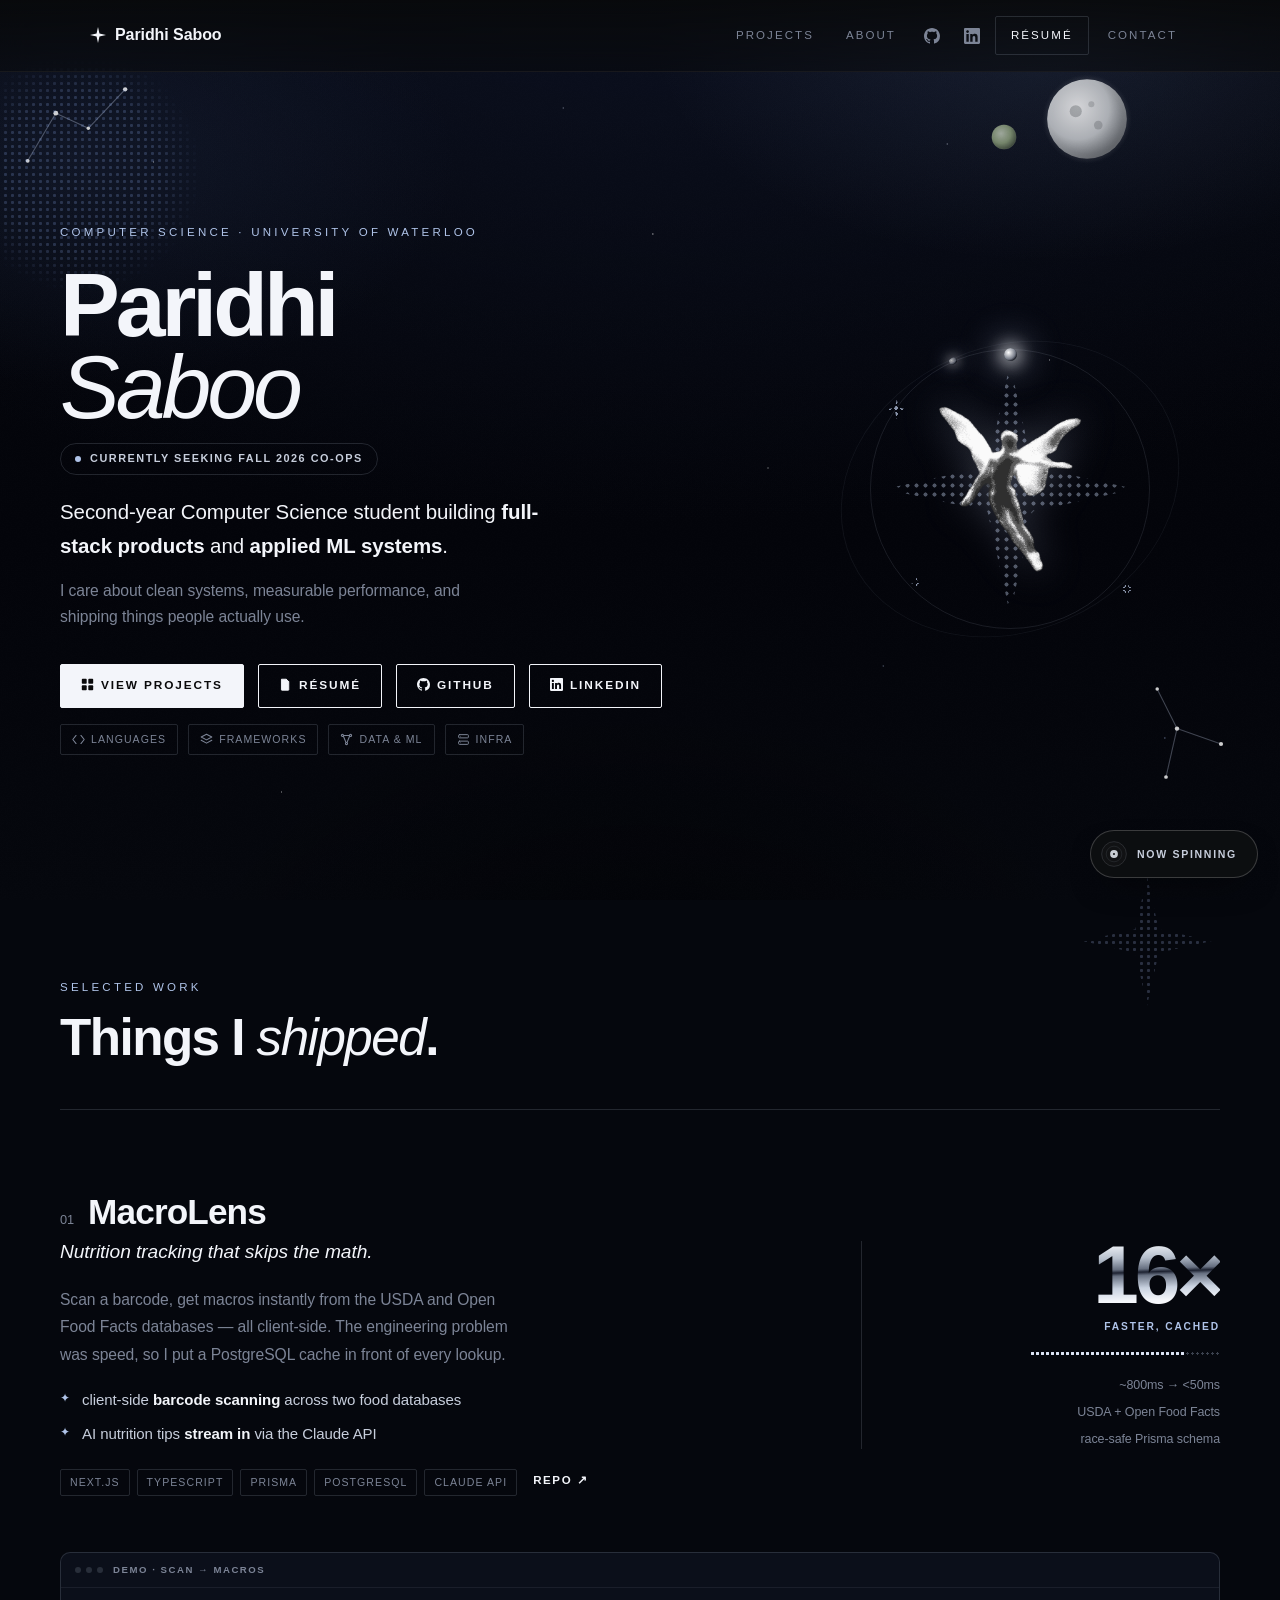
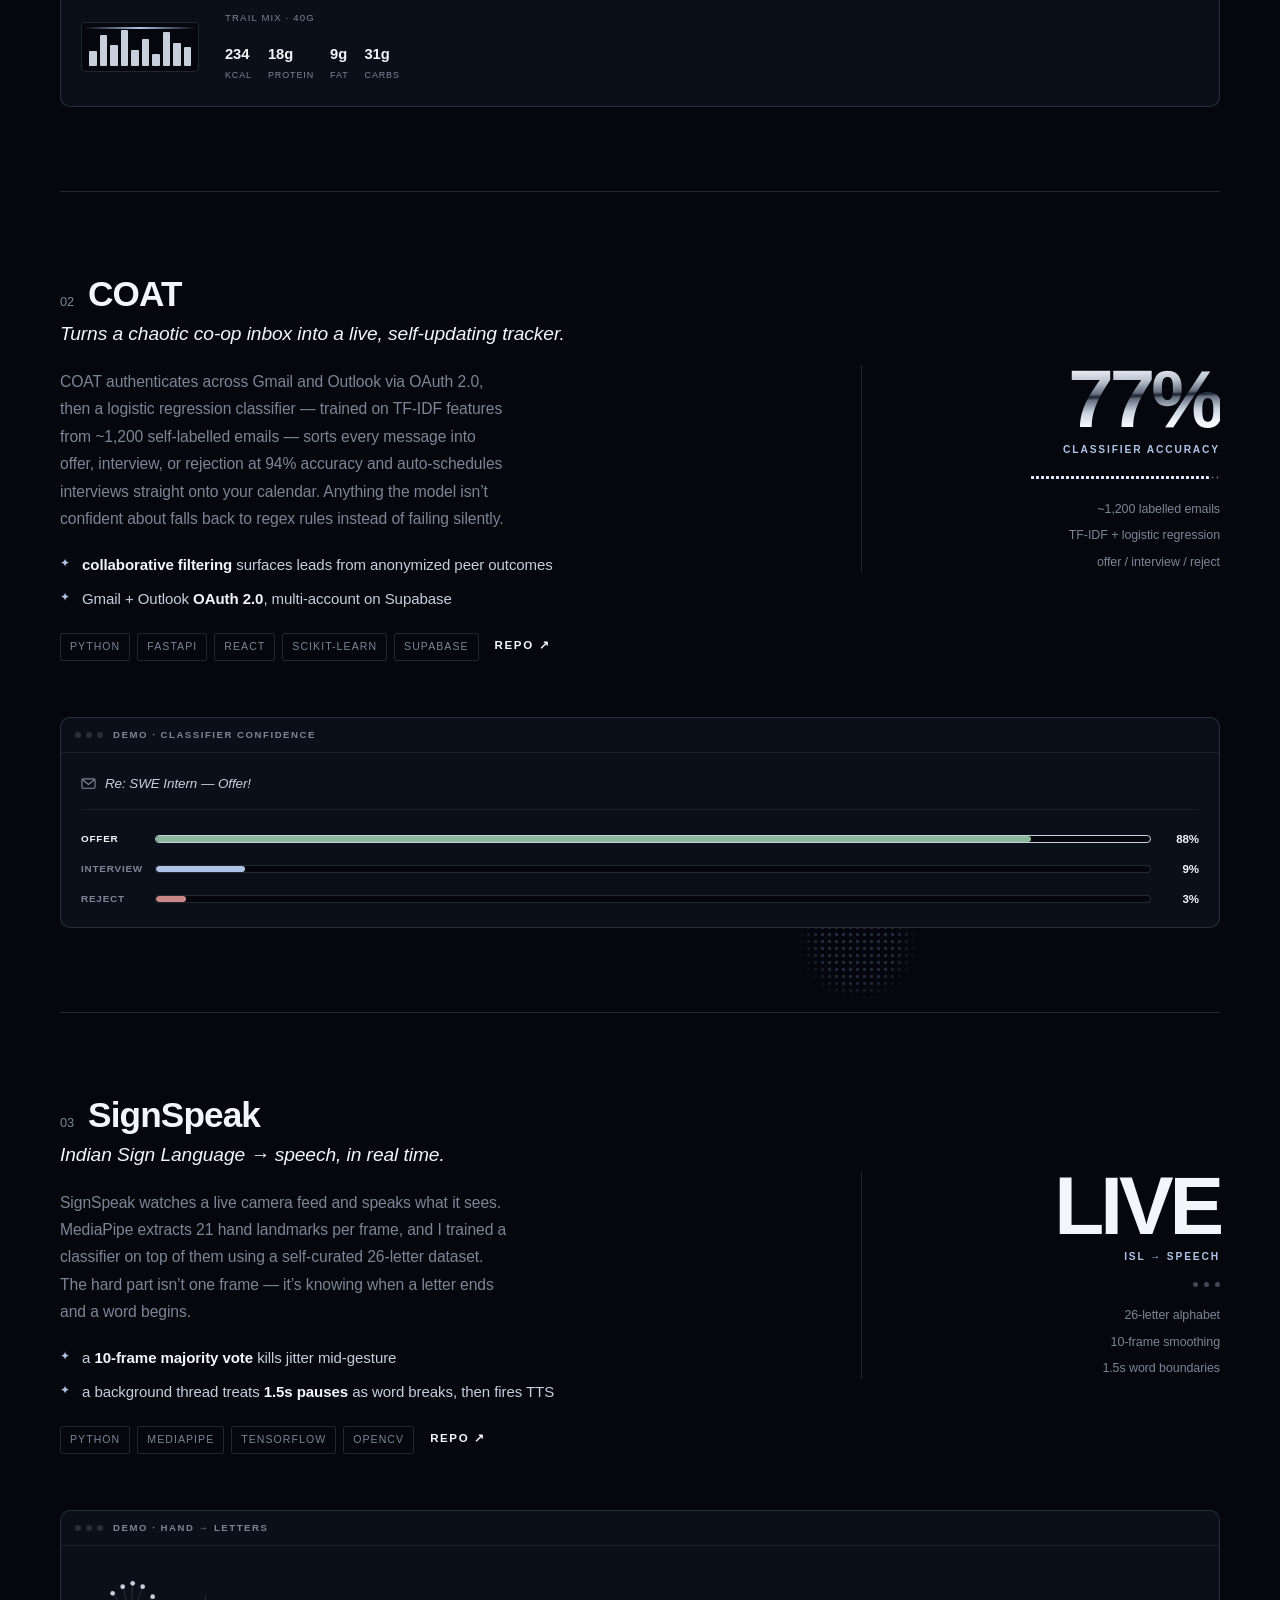
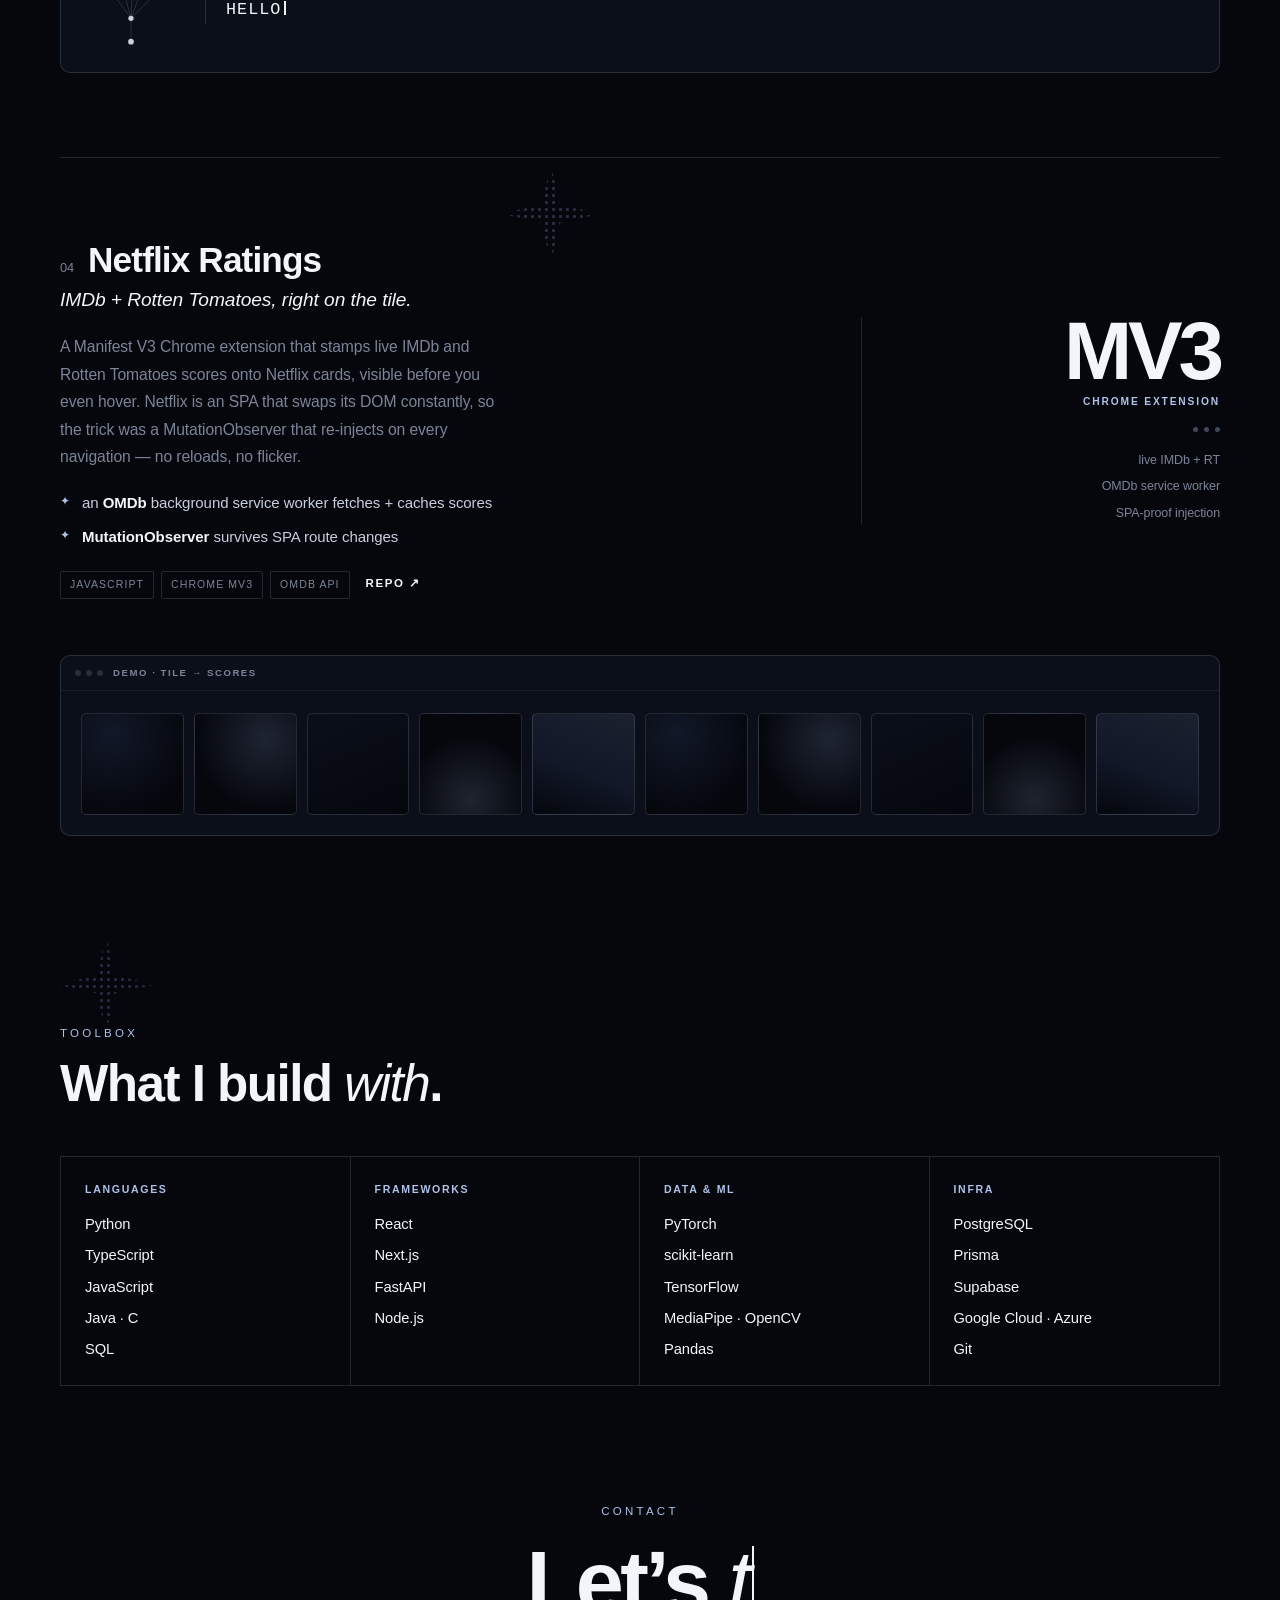
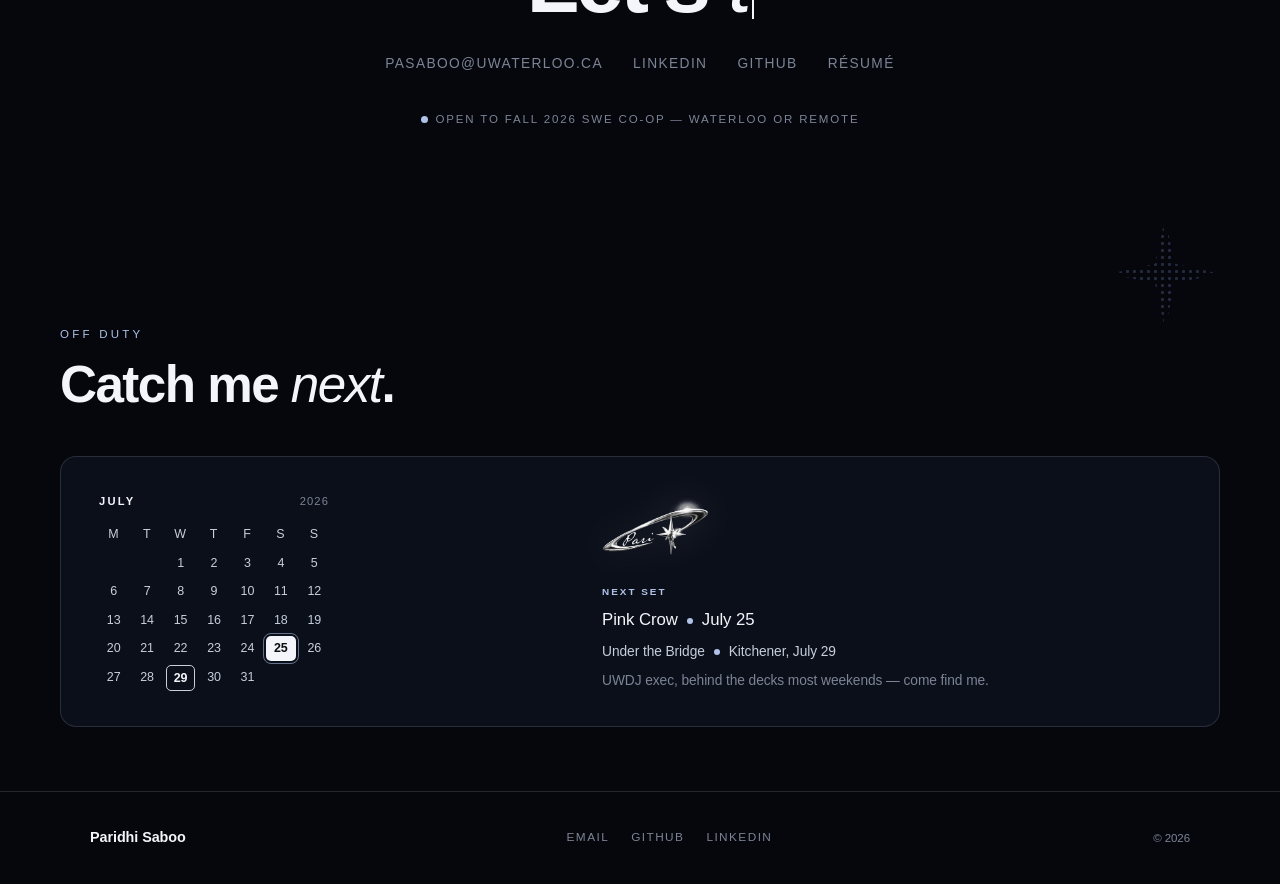
<file: index.html>
<!DOCTYPE html>
<html lang="en">
<head>
<meta charset="UTF-8" />
<meta name="viewport" content="width=device-width, initial-scale=1.0" />
<title>Paridhi Saboo — Software Engineer</title>
<meta name="description" content="Paridhi Saboo — second-year Computer Science student at the University of Waterloo, seeking a Fall 2026 software engineering co-op." />
<link rel="stylesheet" href="styles.css" />
</head>
<body>
<svg width="0" height="0" style="position:absolute" aria-hidden="true"><defs>
  <linearGradient id="chrome" x1="0" y1="0" x2="0" y2="1">
    <stop offset="0" stop-color="#ffffff"/><stop offset=".32" stop-color="#c4ccd4"/><stop offset=".47" stop-color="#6b727b"/>
    <stop offset=".5" stop-color="#232a31"/><stop offset=".53" stop-color="#6b727b"/><stop offset=".7" stop-color="#dbe1e7"/><stop offset="1" stop-color="#ffffff"/>
  </linearGradient>
  <symbol id="spark" viewBox="0 0 100 100"><path d="M50 0 L59 41 L100 50 L59 59 L50 100 L41 59 L0 50 L41 41 Z" fill="currentColor"/></symbol>
  <radialGradient id="moon" cx="38%" cy="36%" r="66%"><stop offset="0" stop-color="#F6F6F7"/><stop offset="60%" stop-color="#C7CACE"/><stop offset="100%" stop-color="#6A6D71"/></radialGradient>
  <radialGradient id="moonGreen" cx="38%" cy="36%" r="66%"><stop offset="0" stop-color="#D9E4CE"/><stop offset="60%" stop-color="#9FB489"/><stop offset="100%" stop-color="#54614A"/></radialGradient>
  <filter id="bloom"><feGaussianBlur stdDeviation="7"/></filter>
  <filter id="soft"><feGaussianBlur stdDeviation="2.2"/></filter>
  <mask id="starmask" maskContentUnits="objectBoundingBox"><path d="M.5 0 L.59 .41 L1 .5 L.59 .59 L.5 1 L.41 .59 L0 .5 L.41 .41 Z" fill="#fff"/></mask>
</defs></svg>

<div class="sky" aria-hidden="true">
  <div class="neb"></div><div class="stars"></div>
  <svg style="position:absolute; top:6%; right:10%; width:130px; height:130px; opacity:.85" viewBox="0 0 150 150">
    <circle cx="75" cy="75" r="46" fill="url(#moon)"/>
    <circle cx="75" cy="75" r="46" fill="none" stroke="#F2F3F4" stroke-width="1" opacity=".5" filter="url(#soft)"/>
    <circle cx="62" cy="66" r="7" fill="#6A6D71" opacity=".4"/><circle cx="88" cy="82" r="5" fill="#6A6D71" opacity=".35"/><circle cx="80" cy="58" r="3.5" fill="#6A6D71" opacity=".3"/>
  </svg>
  <svg style="position:absolute; top:13%; right:20%; width:40px; height:40px; opacity:.7" viewBox="0 0 150 150" aria-hidden="true">
    <circle cx="75" cy="75" r="46" fill="url(#moonGreen)"/>
    <circle cx="75" cy="75" r="46" fill="none" stroke="#D9E4CE" stroke-width="1" opacity=".4" filter="url(#soft)"/>
  </svg>
  <svg class="constellation" viewBox="0 0 120 100" aria-hidden="true">
    <line x1="8" y1="82" x2="34" y2="38" stroke="rgba(210,222,250,.4)" stroke-width="1"/>
    <line x1="34" y1="38" x2="64" y2="52" stroke="rgba(210,222,250,.4)" stroke-width="1"/>
    <line x1="64" y1="52" x2="98" y2="16" stroke="rgba(210,222,250,.4)" stroke-width="1"/>
    <circle cx="8" cy="82" r="1.8" fill="#fff"/><circle cx="34" cy="38" r="2.2" fill="#fff"/>
    <circle cx="64" cy="52" r="1.6" fill="#fff"/><circle cx="98" cy="16" r="2" fill="#fff"/>
  </svg>
  <svg class="constellation constellation-2" viewBox="0 0 100 120" aria-hidden="true">
    <line x1="12" y1="10" x2="30" y2="46" stroke="rgba(210,222,250,.36)" stroke-width="1"/>
    <line x1="30" y1="46" x2="20" y2="90" stroke="rgba(210,222,250,.36)" stroke-width="1"/>
    <line x1="30" y1="46" x2="70" y2="60" stroke="rgba(210,222,250,.36)" stroke-width="1"/>
    <circle cx="12" cy="10" r="1.6" fill="#fff"/><circle cx="30" cy="46" r="2" fill="#fff"/>
    <circle cx="20" cy="90" r="1.7" fill="#fff"/><circle cx="70" cy="60" r="1.9" fill="#fff"/>
  </svg>
  <div class="grain"></div><div id="sparkles"></div>
</div>

<header class="nav">
  <div class="nav-in">
    <a class="wordmark" href="index.html"><span class="star"><svg width="16" height="16"><use href="#spark"/></svg></span> Paridhi Saboo</a>
    <nav class="nav-links">
      <a href="#projects">Projects</a>
      <a href="about.html">About</a>
      <a href="https://github.com/paridhisaboo" target="_blank" rel="noopener" class="nav-icon" aria-label="GitHub"><svg viewBox="0 0 16 16" aria-hidden="true"><path d="M8 0C3.58 0 0 3.58 0 8c0 3.54 2.29 6.53 5.47 7.59.4.07.55-.17.55-.38 0-.19-.01-.82-.01-1.49-2.01.37-2.53-.49-2.69-.94-.09-.23-.48-.94-.82-1.13-.28-.15-.68-.52-.01-.53.63-.01 1.08.58 1.23.82.72 1.21 1.87.87 2.33.66.07-.52.28-.87.51-1.07-1.78-.2-3.64-.89-3.64-3.95 0-.87.31-1.59.82-2.15-.08-.2-.36-1.02.08-2.12 0 0 .67-.21 2.2.82.64-.18 1.32-.27 2-.27.68 0 1.36.09 2 .27 1.53-1.04 2.2-.82 2.2-.82.44 1.1.16 1.92.08 2.12.51.56.82 1.27.82 2.15 0 3.07-1.87 3.75-3.65 3.95.29.25.54.73.54 1.48 0 1.07-.01 1.93-.01 2.2 0 .21.15.46.55.38A8.013 8.013 0 0016 8c0-4.42-3.58-8-8-8z"/></svg></a>
      <a href="https://www.linkedin.com/in/paridhi-saboo-70a339215/" target="_blank" rel="noopener" class="nav-icon" aria-label="LinkedIn"><svg viewBox="0 0 24 24" aria-hidden="true"><path d="M20.447 20.452h-3.554v-5.569c0-1.328-.027-3.037-1.852-3.037-1.853 0-2.136 1.445-2.136 2.939v5.667H9.351V9h3.414v1.561h.046c.477-.9 1.637-1.85 3.37-1.85 3.601 0 4.267 2.37 4.267 5.455v6.286zM5.337 7.433c-1.144 0-2.063-.926-2.063-2.065 0-1.138.92-2.063 2.063-2.063 1.14 0 2.064.925 2.064 2.063 0 1.139-.925 2.065-2.064 2.065zm1.782 13.019H3.555V9h3.564v11.452zM22.225 0H1.771C.792 0 0 .774 0 1.729v20.542C0 23.227.792 24 1.771 24h20.451C23.2 24 24 23.227 24 22.271V1.729C24 .774 23.2 0 22.222 0h.003z"/></svg></a>
      <a href="resume.pdf" target="_blank" rel="noopener" class="res">Résumé</a>
      <a href="mailto:pasaboo@uwaterloo.ca">Contact</a>
    </nav>
  </div>
</header>

<main>
<!-- HERO -->
<section class="hero wrap">
  <div class="halftone halftone-b" style="width:240px; height:240px; top:-20px; left:-100px" aria-hidden="true"></div>
  <div class="hero-grid">
    <div class="reveal">
      <p class="eyebrow">Computer Science · University of Waterloo</p>
      <h1 class="typewrite">Paridhi<br><em>Saboo</em></h1>
      <p class="hero-avail"><span class="dot"></span>Currently seeking Fall 2026 co-ops</p>
      <p class="lede">Second-year Computer Science student building <b>full-stack products</b> and <b>applied ML systems</b>.</p>
      <p class="sub">I care about clean systems, measurable performance, and shipping things people actually use.</p>
      <div class="cta">
        <a class="btn primary" href="#projects"><svg viewBox="0 0 16 16" aria-hidden="true"><rect x="1" y="1" width="6" height="6" rx="1"/><rect x="9" y="1" width="6" height="6" rx="1"/><rect x="1" y="9" width="6" height="6" rx="1"/><rect x="9" y="9" width="6" height="6" rx="1"/></svg>View Projects</a>
        <a class="btn" href="resume.pdf" target="_blank" rel="noopener"><svg viewBox="0 0 16 16" fill="none" stroke="currentColor" stroke-width="1.15" aria-hidden="true"><path d="M3 1.5h6l3 3v10a.5.5 0 01-.5.5h-8a.5.5 0 01-.5-.5v-13z"/><path d="M9 1.5v3h3"/><path d="M5 8.5h6M5 11h6"/></svg>Résumé</a>
        <a class="btn" href="https://github.com/paridhisaboo" target="_blank" rel="noopener"><svg viewBox="0 0 16 16" aria-hidden="true"><path d="M8 0C3.58 0 0 3.58 0 8c0 3.54 2.29 6.53 5.47 7.59.4.07.55-.17.55-.38 0-.19-.01-.82-.01-1.49-2.01.37-2.53-.49-2.69-.94-.09-.23-.48-.94-.82-1.13-.28-.15-.68-.52-.01-.53.63-.01 1.08.58 1.23.82.72 1.21 1.87.87 2.33.66.07-.52.28-.87.51-1.07-1.78-.2-3.64-.89-3.64-3.95 0-.87.31-1.59.82-2.15-.08-.2-.36-1.02.08-2.12 0 0 .67-.21 2.2.82.64-.18 1.32-.27 2-.27.68 0 1.36.09 2 .27 1.53-1.04 2.2-.82 2.2-.82.44 1.1.16 1.92.08 2.12.51.56.82 1.27.82 2.15 0 3.07-1.87 3.75-3.65 3.95.29.25.54.73.54 1.48 0 1.07-.01 1.93-.01 2.2 0 .21.15.46.55.38A8.013 8.013 0 0016 8c0-4.42-3.58-8-8-8z"/></svg>GitHub</a>
        <a class="btn" href="https://www.linkedin.com/in/paridhi-saboo-70a339215/" target="_blank" rel="noopener"><svg viewBox="0 0 24 24" aria-hidden="true"><path d="M20.447 20.452h-3.554v-5.569c0-1.328-.027-3.037-1.852-3.037-1.853 0-2.136 1.445-2.136 2.939v5.667H9.351V9h3.414v1.561h.046c.477-.9 1.637-1.85 3.37-1.85 3.601 0 4.267 2.37 4.267 5.455v6.286zM5.337 7.433c-1.144 0-2.063-.926-2.063-2.065 0-1.138.92-2.063 2.063-2.063 1.14 0 2.064.925 2.064 2.063 0 1.139-.925 2.065-2.064 2.065zm1.782 13.019H3.555V9h3.564v11.452zM22.225 0H1.771C.792 0 0 .774 0 1.729v20.542C0 23.227.792 24 1.771 24h20.451C23.2 24 24 23.227 24 22.271V1.729C24 .774 23.2 0 22.222 0h.003z"/></svg>LinkedIn</a>
      </div>
      <div class="hero-skills reveal">
        <a class="skill-chip" href="#toolbox"><svg viewBox="0 0 16 16" fill="none" stroke="currentColor" stroke-width="1.3" stroke-linecap="round" stroke-linejoin="round" aria-hidden="true"><path d="M5 3L1 8l4 5M11 3l4 5-4 5"/></svg>Languages</a>
        <a class="skill-chip" href="#toolbox"><svg viewBox="0 0 16 16" fill="none" stroke="currentColor" stroke-width="1.3" stroke-linecap="round" stroke-linejoin="round" aria-hidden="true"><path d="M8 1.5L1.5 5 8 8.5 14.5 5 8 1.5z"/><path d="M1.5 9L8 12.5 14.5 9"/></svg>Frameworks</a>
        <a class="skill-chip" href="#toolbox"><svg viewBox="0 0 16 16" fill="none" stroke="currentColor" stroke-width="1.3" stroke-linecap="round" stroke-linejoin="round" aria-hidden="true"><circle cx="3" cy="3" r="1.3"/><circle cx="13" cy="3" r="1.3"/><circle cx="8" cy="13" r="1.3"/><path d="M4.1 3.7L7.3 11.6M11.9 3.7L8.7 11.6M4.3 3h7.4"/></svg>Data &amp; ML</a>
        <a class="skill-chip" href="#toolbox"><svg viewBox="0 0 16 16" fill="none" stroke="currentColor" stroke-width="1.2" stroke-linecap="round" stroke-linejoin="round" aria-hidden="true"><rect x="2" y="2" width="12" height="4" rx="1"/><rect x="2" y="10" width="12" height="4" rx="1"/><circle cx="4.4" cy="4" r=".5" fill="currentColor" stroke="none"/><circle cx="4.4" cy="12" r=".5" fill="currentColor" stroke="none"/></svg>Infra</a>
      </div>
    </div>
    <div class="hero-art reveal" aria-hidden="true">
      <div class="hero-fairy-wrap" id="heroStar">
        <div class="hero-orbit-path"></div>
        <div class="hero-orbit-spin"><span class="hero-orb"></span></div>
        <div class="hero-orbit-tilt-2">
          <div class="hero-orbit-path-2"></div>
          <div class="hero-orbit-spin-2"><span class="hero-orb hero-orb-2"></span></div>
        </div>
        <div class="hero-figure">
          <div class="hero-dotstar" role="img" aria-label="A dotted star, Paridhi's mark"></div>
          <div class="hero-fairy2 fairy2-art"></div>
        </div>
        <span class="hero-mini-dot hero-mini-dot-a"></span>
        <span class="hero-mini-dot hero-mini-dot-b"></span>
        <span class="hero-mini-dot hero-mini-dot-c"></span>
      </div>
    </div>
  </div>
</section>

<!-- PROJECTS (front and center) -->
<section id="projects" class="sec wrap" style="position:relative">
  <div class="halftone halftone-star halftone-c" style="width:130px; height:130px; top:-6px; right:8px" aria-hidden="true"></div>
  <div class="sec-head reveal">
    <p class="eyebrow">Selected Work</p>
    <h2>Things I <em>shipped</em>.</h2>
  </div>
  <div class="projects">

    <article class="project reveal">
      <div class="p-info">
        <div class="p-top"><span class="p-num">01</span><h3><span class="txt">MacroLens</span><span class="txt chrome" aria-hidden="true">MacroLens</span></h3></div>
        <p class="p-hook">Nutrition tracking that skips the math.</p>
        <p class="p-elab">Scan a barcode, get macros instantly from the USDA and Open Food Facts databases — all client-side. The engineering problem was speed, so I put a PostgreSQL cache in front of every lookup.</p>
        <ul>
          <li>client-side <b>barcode scanning</b> across two food databases</li>
          <li>AI nutrition tips <b>stream in</b> via the Claude API</li>
        </ul>
        <div class="p-meta">
          <div class="tags"><span class="tag">Next.js</span><span class="tag">TypeScript</span><span class="tag">Prisma</span><span class="tag">PostgreSQL</span><span class="tag">Claude API</span></div>
          <a class="repo" href="https://github.com/paridhisaboo/MacroLens" target="_blank" rel="noopener">Repo ↗</a>
        </div>
      </div>
      <div class="p-stat">
        <span class="fig chrome" data-count="16" data-suffix="×">16×</span>
        <span class="figlab">faster, cached</span>
        <div class="stat-meter"><div class="stat-meter-track"><div class="stat-meter-fill" data-fill="82"></div></div></div>
        <ul class="subs"><li>~800ms → &lt;50ms</li><li>USDA + Open Food Facts</li><li>race-safe Prisma schema</li></ul>
      </div>
      <div class="p-demo demo-mlens">
        <div class="p-demo-bar"><span class="p-demo-dots"><span></span><span></span><span></span></span><span class="p-demo-label">Demo · scan → macros</span></div>
        <div class="p-demo-stage">
          <div class="ml-scene">
            <div class="ml-barcode" aria-hidden="true">
              <span style="height:38%"></span><span style="height:80%"></span><span style="height:55%"></span><span style="height:95%"></span><span style="height:42%"></span><span style="height:70%"></span><span style="height:30%"></span><span style="height:88%"></span><span style="height:60%"></span><span style="height:48%"></span>
              <div class="ml-scanline dmv"></div>
            </div>
            <div class="ml-readout">
              <span class="ml-item-label">Trail mix · 40g</span>
              <div class="ml-nums">
                <span class="ml-stat"><b>234</b><small>kcal</small></span>
                <span class="ml-stat"><b>18g</b><small>protein</small></span>
                <span class="ml-stat"><b>9g</b><small>fat</small></span>
                <span class="ml-stat"><b>31g</b><small>carbs</small></span>
              </div>
            </div>
          </div>
        </div>
      </div>
    </article>

    <article class="project reveal">
      <div class="halftone halftone-b" style="width:120px; height:120px; bottom:10px; right:26%" aria-hidden="true"></div>
      <div class="p-info">
        <div class="p-top"><span class="p-num">02</span><h3><span class="txt">COAT</span><span class="txt chrome" aria-hidden="true">COAT</span></h3></div>
        <p class="p-hook">Turns a chaotic co-op inbox into a live, self-updating tracker.</p>
        <p class="p-elab">COAT authenticates across Gmail and Outlook via OAuth 2.0, then a logistic regression classifier — trained on TF-IDF features from ~1,200 self-labelled emails — sorts every message into offer, interview, or rejection at 94% accuracy and auto-schedules interviews straight onto your calendar. Anything the model isn&rsquo;t confident about falls back to regex rules instead of failing silently.</p>
        <ul>
          <li><b>collaborative filtering</b> surfaces leads from anonymized peer outcomes</li>
          <li>Gmail + Outlook <b>OAuth 2.0</b>, multi-account on Supabase</li>
        </ul>
        <div class="p-meta">
          <div class="tags"><span class="tag">Python</span><span class="tag">FastAPI</span><span class="tag">React</span><span class="tag">scikit-learn</span><span class="tag">Supabase</span></div>
          <a class="repo" href="https://github.com/paridhisaboo/coat" target="_blank" rel="noopener">Repo ↗</a>
        </div>
      </div>
      <div class="p-stat">
        <span class="fig chrome" data-count="94" data-suffix="%">94%</span>
        <span class="figlab">classifier accuracy</span>
        <div class="stat-meter"><div class="stat-meter-track"><div class="stat-meter-fill" data-fill="94"></div></div></div>
        <ul class="subs"><li>~1,200 labelled emails</li><li>TF-IDF + logistic regression</li><li>offer / interview / reject</li></ul>
      </div>
      <div class="p-demo demo-coat">
        <div class="p-demo-bar"><span class="p-demo-dots"><span></span><span></span><span></span></span><span class="p-demo-label">Demo · classifier confidence</span></div>
        <div class="p-demo-stage coat-stage">
          <div class="coat-email">
            <svg class="coat-email-icon" viewBox="0 0 16 16" fill="none" stroke="currentColor" stroke-width="1.2" aria-hidden="true"><rect x="1" y="3" width="14" height="10" rx="1.4"/><path d="M1.5 3.8L8 9l6.5-5.2"/></svg>
            <span class="coat-email-subj">Re: SWE Intern — Offer!</span>
          </div>
          <div class="coat-bars">
            <div class="coat-bar-row coat-bar-row-offer winner">
              <span class="coat-bar-label">Offer</span>
              <div class="coat-bar-track"><div class="coat-bar-fill coat-bar-offer" style="width:88%"></div></div>
              <span class="coat-bar-pct">88%</span>
            </div>
            <div class="coat-bar-row coat-bar-row-interview">
              <span class="coat-bar-label">Interview</span>
              <div class="coat-bar-track"><div class="coat-bar-fill coat-bar-interview" style="width:9%"></div></div>
              <span class="coat-bar-pct">9%</span>
            </div>
            <div class="coat-bar-row coat-bar-row-reject">
              <span class="coat-bar-label">Reject</span>
              <div class="coat-bar-track"><div class="coat-bar-fill coat-bar-reject" style="width:3%"></div></div>
              <span class="coat-bar-pct">3%</span>
            </div>
          </div>
        </div>
      </div>
    </article>

    <article class="project reveal">
      <div class="p-info">
        <div class="p-top"><span class="p-num">03</span><h3><span class="txt">SignSpeak</span><span class="txt chrome" aria-hidden="true">SignSpeak</span></h3></div>
        <p class="p-hook">Indian Sign Language → speech, in real time.</p>
        <p class="p-elab">SignSpeak watches a live camera feed and speaks what it sees. MediaPipe extracts 21 hand landmarks per frame, and I trained a classifier on top of them using a self-curated 26-letter dataset. The hard part isn&rsquo;t one frame — it&rsquo;s knowing when a letter ends and a word begins.</p>
        <ul>
          <li>a <b>10-frame majority vote</b> kills jitter mid-gesture</li>
          <li>a background thread treats <b>1.5s pauses</b> as word breaks, then fires TTS</li>
        </ul>
        <div class="p-meta">
          <div class="tags"><span class="tag">Python</span><span class="tag">MediaPipe</span><span class="tag">TensorFlow</span><span class="tag">OpenCV</span></div>
          <a class="repo" href="https://github.com/paridhisaboo/ISLDetector" target="_blank" rel="noopener">Repo ↗</a>
        </div>
      </div>
      <div class="p-stat">
        <span class="fig typewrite">LIVE</span>
        <span class="figlab">ISL → speech</span>
        <div class="stat-pulse" aria-hidden="true"><span></span><span></span><span></span></div>
        <ul class="subs"><li>26-letter alphabet</li><li>10-frame smoothing</li><li>1.5s word boundaries</li></ul>
      </div>
      <div class="p-demo demo-signspeak">
        <div class="p-demo-bar"><span class="p-demo-dots"><span></span><span></span><span></span></span><span class="p-demo-label">Demo · hand → letters</span></div>
        <div class="p-demo-stage ss-stage">
          <svg class="ss-hand" viewBox="0 0 120 100" aria-hidden="true">
            <g stroke="var(--line)" stroke-width="1.2" fill="none">
              <path d="M60 88 L60 60 M60 60 L38 30 M60 60 L50 22 M60 60 L62 18 M60 60 L74 22 M60 60 L86 34"/>
            </g>
            <g fill="var(--ice-2)">
              <circle class="ss-node dmv" cx="60" cy="88" r="3.4"/>
              <circle class="ss-node dmv ss-n2" cx="60" cy="60" r="3.2"/>
              <circle class="ss-node dmv ss-n3" cx="38" cy="30" r="2.8"/>
              <circle class="ss-node dmv ss-n4" cx="50" cy="22" r="2.8"/>
              <circle class="ss-node dmv ss-n5" cx="62" cy="18" r="2.8"/>
              <circle class="ss-node dmv ss-n6" cx="74" cy="22" r="2.8"/>
              <circle class="ss-node dmv ss-n7" cx="86" cy="34" r="2.8"/>
            </g>
          </svg>
          <div class="ss-caption-wrap"><span class="ss-caption"></span></div>
        </div>
      </div>
    </article>

    <article class="project reveal">
      <div class="halftone halftone-star halftone-c" style="width:100px; height:100px; top:6px; left:38%" aria-hidden="true"></div>
      <div class="p-info">
        <div class="p-top"><span class="p-num">04</span><h3><span class="txt">Netflix Ratings</span><span class="txt chrome" aria-hidden="true">Netflix Ratings</span></h3></div>
        <p class="p-hook">IMDb + Rotten Tomatoes, right on the tile.</p>
        <p class="p-elab">A Manifest V3 Chrome extension that stamps live IMDb and Rotten Tomatoes scores onto Netflix cards, visible before you even hover. Netflix is an SPA that swaps its DOM constantly, so the trick was a MutationObserver that re-injects on every navigation — no reloads, no flicker.</p>
        <ul>
          <li>an <b>OMDb</b> background service worker fetches + caches scores</li>
          <li><b>MutationObserver</b> survives SPA route changes</li>
        </ul>
        <div class="p-meta">
          <div class="tags"><span class="tag">JavaScript</span><span class="tag">Chrome MV3</span><span class="tag">OMDb API</span></div>
          <a class="repo" href="https://github.com/paridhisaboo/Netflix-IMDb-RT-Ratings" target="_blank" rel="noopener">Repo ↗</a>
        </div>
      </div>
      <div class="p-stat">
        <span class="fig typewrite">MV3</span>
        <span class="figlab">chrome extension</span>
        <div class="stat-pulse" aria-hidden="true"><span></span><span></span><span></span></div>
        <ul class="subs"><li>live IMDb + RT</li><li>OMDb service worker</li><li>SPA-proof injection</li></ul>
      </div>
      <div class="p-demo demo-netflix">
        <div class="p-demo-bar"><span class="p-demo-dots"><span></span><span></span><span></span></span><span class="p-demo-label">Demo · tile → scores</span></div>
        <div class="p-demo-stage nf-stage" aria-hidden="true">
          <div class="nf-card nf-g1"><span class="nf-badge dmv">7.4</span></div>
          <div class="nf-card nf-g2"><span class="nf-badge dmv nf-b2">88%</span></div>
          <div class="nf-card nf-g3"></div>
          <div class="nf-card nf-g4"><span class="nf-badge dmv nf-b3">8.7</span></div>
          <div class="nf-card nf-g5"><span class="nf-badge dmv nf-b4">95%</span></div>
          <div class="nf-card nf-g1"></div>
          <div class="nf-card nf-g2"><span class="nf-badge dmv nf-b5">6.9</span></div>
          <div class="nf-card nf-g3"></div>
          <div class="nf-card nf-g4"><span class="nf-badge dmv nf-b6">91%</span></div>
          <div class="nf-card nf-g5"></div>
        </div>
      </div>
    </article>

  </div>
</section>

<!-- SKILLS -->
<section class="sec wrap" id="toolbox" style="position:relative">
  <div class="halftone halftone-star halftone-b" style="width:100px; height:100px; top:6px; left:-4px" aria-hidden="true"></div>
  <div class="sec-head reveal"><p class="eyebrow">Toolbox</p><h2>What I build <em>with</em>.</h2></div>
  <div class="skills reveal">
    <div class="skillcol"><h4>Languages</h4><ul><li>Python</li><li>TypeScript</li><li>JavaScript</li><li>Java · C</li><li>SQL</li></ul></div>
    <div class="skillcol"><h4>Frameworks</h4><ul><li>React</li><li>Next.js</li><li>FastAPI</li><li>Node.js</li></ul></div>
    <div class="skillcol"><h4>Data &amp; ML</h4><ul><li>PyTorch</li><li>scikit-learn</li><li>TensorFlow</li><li>MediaPipe · OpenCV</li><li>Pandas</li></ul></div>
    <div class="skillcol"><h4>Infra</h4><ul><li>PostgreSQL</li><li>Prisma</li><li>Supabase</li><li>Google Cloud · Azure</li><li>Git</li></ul></div>
  </div>
</section>

<!-- CONTACT -->
<section class="contact wrap reveal">
  <p class="eyebrow">Contact</p>
  <h2 class="typewrite">Let&rsquo;s <em>talk</em>.</h2>
  <div class="clinks">
    <a href="mailto:pasaboo@uwaterloo.ca">pasaboo@uwaterloo.ca</a>
    <a href="https://www.linkedin.com/in/paridhi-saboo-70a339215/" target="_blank" rel="noopener">LinkedIn</a>
    <a href="https://github.com/paridhisaboo" target="_blank" rel="noopener">GitHub</a>
    <a href="resume.pdf" target="_blank" rel="noopener">Résumé</a>
  </div>
  <p class="avail"><span class="dot"></span>Open to Fall 2026 SWE co-op — Waterloo or remote</p>
</section>

<!-- CATCH ME NEXT -->
<section class="sec wrap" style="position:relative">
  <div class="halftone halftone-star halftone-b" style="width:110px; height:110px; top:-10px; right:0" aria-hidden="true"></div>
  <div class="sec-head reveal"><p class="eyebrow">Off Duty</p><h2>Catch me <em>next</em>.</h2></div>
  <div class="gig-card reveal">
    <div class="gig-cal">
      <div class="cal-head">July <span>2026</span></div>
      <div class="cal-grid">
        <span class="cal-dow">M</span><span class="cal-dow">T</span><span class="cal-dow">W</span><span class="cal-dow">T</span><span class="cal-dow">F</span><span class="cal-dow">S</span><span class="cal-dow">S</span>
        <span></span><span></span><span>1</span><span>2</span><span>3</span><span>4</span><span>5</span>
        <span>6</span><span>7</span><span>8</span><span>9</span><span>10</span><span>11</span><span>12</span>
        <span>13</span><span>14</span><span>15</span><span>16</span><span>17</span><span>18</span><span>19</span>
        <span>20</span><span>21</span><span>22</span><span>23</span><span>24</span><span class="cal-hit">25</span><span>26</span>
        <span>27</span><span>28</span><span class="cal-hit-2">29</span><span>30</span><span>31</span><span></span><span></span>
      </div>
    </div>
    <div class="gig-info">
      <div class="dj-logo logo-art" role="img" aria-label="Pari's DJ logo"></div>
      <p class="dj-tag">Next set</p>
      <p class="dj-event">Pink Crow<span class="dot"></span>July 25</p>
      <p class="dj-event dj-event-2">Under the Bridge<span class="dot"></span>Kitchener, July 29</p>
      <p class="dj-sub">UWDJ exec, behind the decks most weekends — come find me.</p>
    </div>
  </div>
</section>
</main>

<footer class="foot">
  <div class="foot-in">
    <div class="fm">Paridhi Saboo</div>
    <div class="foot-links">
      <a href="mailto:pasaboo@uwaterloo.ca">Email</a>
      <a href="https://github.com/paridhisaboo" target="_blank" rel="noopener">GitHub</a>
      <a href="https://www.linkedin.com/in/paridhi-saboo-70a339215/" target="_blank" rel="noopener">LinkedIn</a>
    </div>
    <div class="cp">© 2026</div>
  </div>
</footer>

<!-- playlist player, bottom-right — opens into the whole playlist -->
<div class="player" id="player">
  <div class="player-panel" id="playerPanel">
    <div class="player-head"><span>Now Spinning · playlist "chill"</span><button class="player-close" id="playerClose" aria-label="Close">×</button></div>
    <iframe id="playerFrame" title="Paridhi's playlist" data-src="https://open.spotify.com/embed/playlist/3LbTGxZdEREpLJGWOCsDWL?utm_source=generator&theme=0" height="380" allow="autoplay; clipboard-write; encrypted-media; fullscreen; picture-in-picture"></iframe>
  </div>
  <button class="player-pill" id="playerPill" aria-label="Open my playlist">
    <svg class="disc" width="26" height="26" viewBox="0 0 40 40" aria-hidden="true">
      <circle cx="20" cy="20" r="19" fill="#111214" stroke="#3a3d42"/>
      <circle cx="20" cy="20" r="12" fill="none" stroke="#2c2f33"/>
      <circle cx="20" cy="20" r="6" fill="#C9CDD3"/><circle cx="20" cy="20" r="1.6" fill="#111214"/>
    </svg>
    <span>Now Spinning</span>
  </button>
</div>

<script src="script.js"></script>
</body>
</html>
</file>
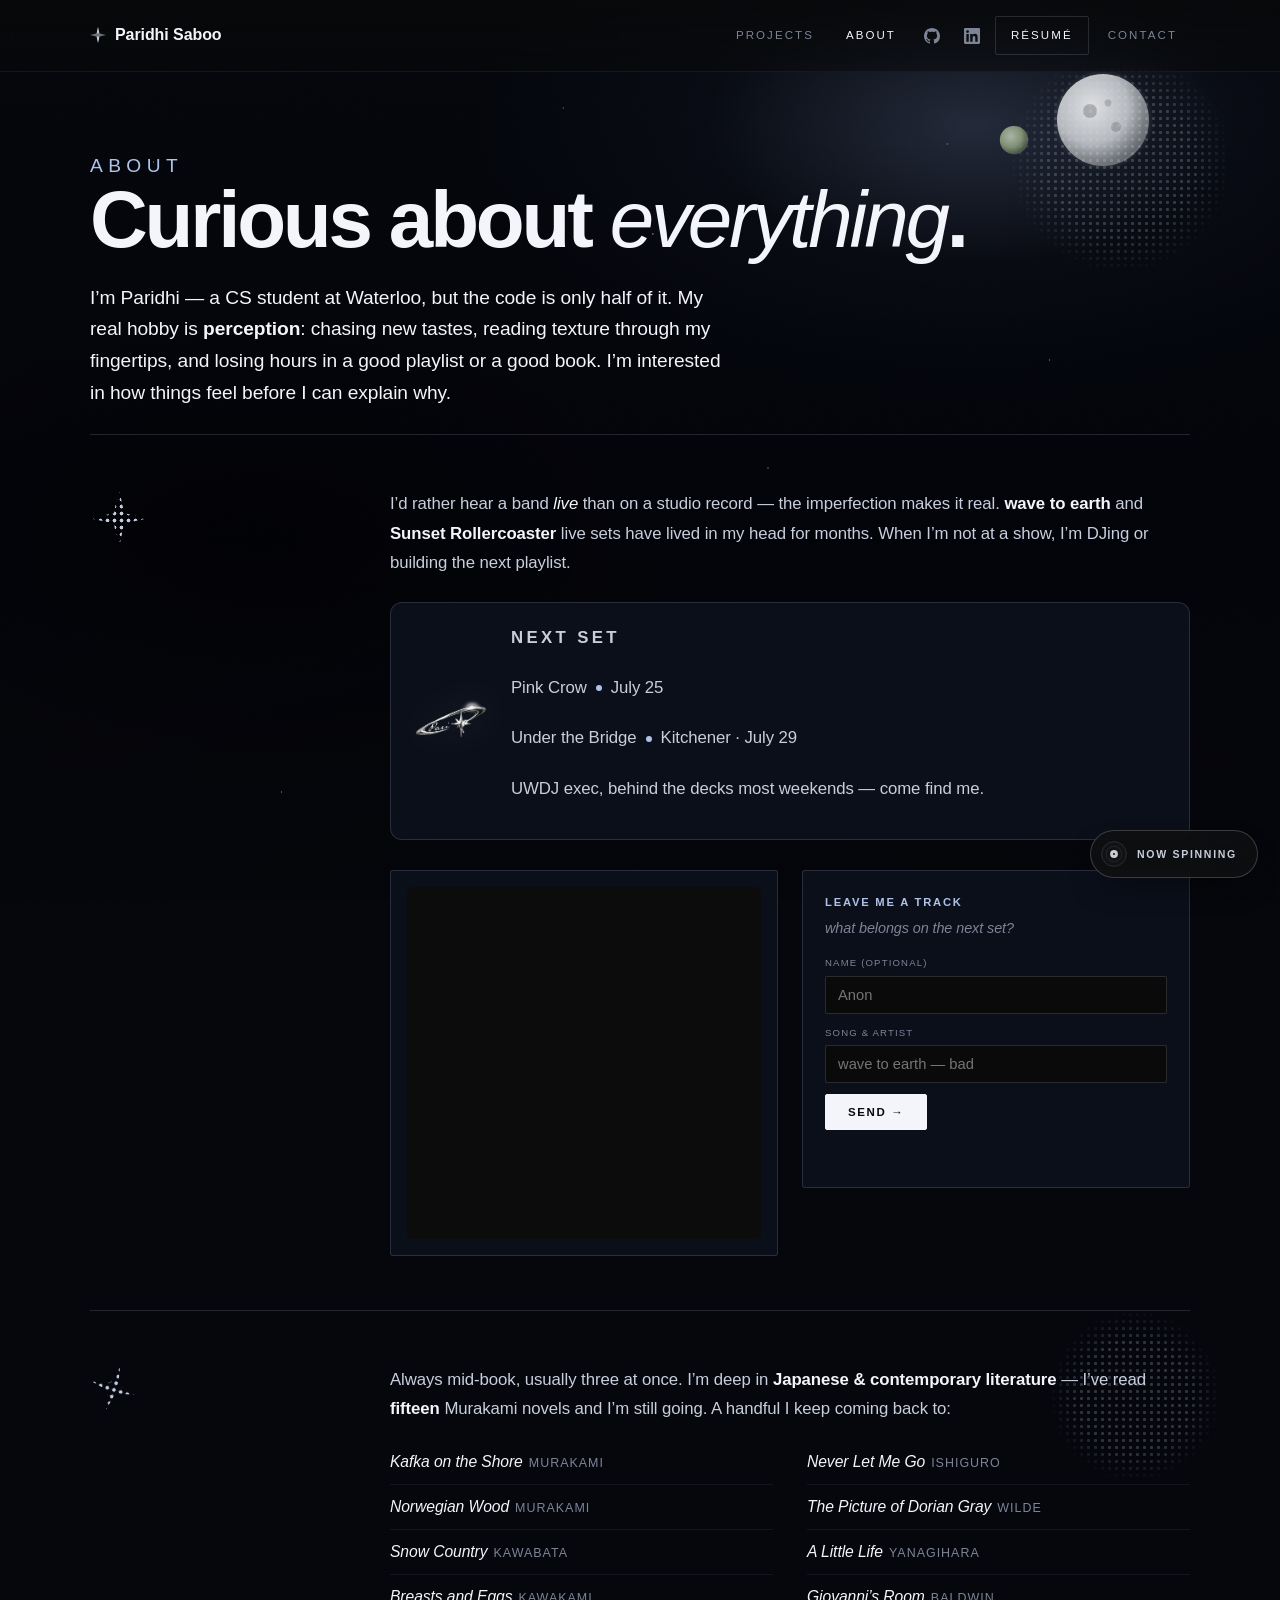
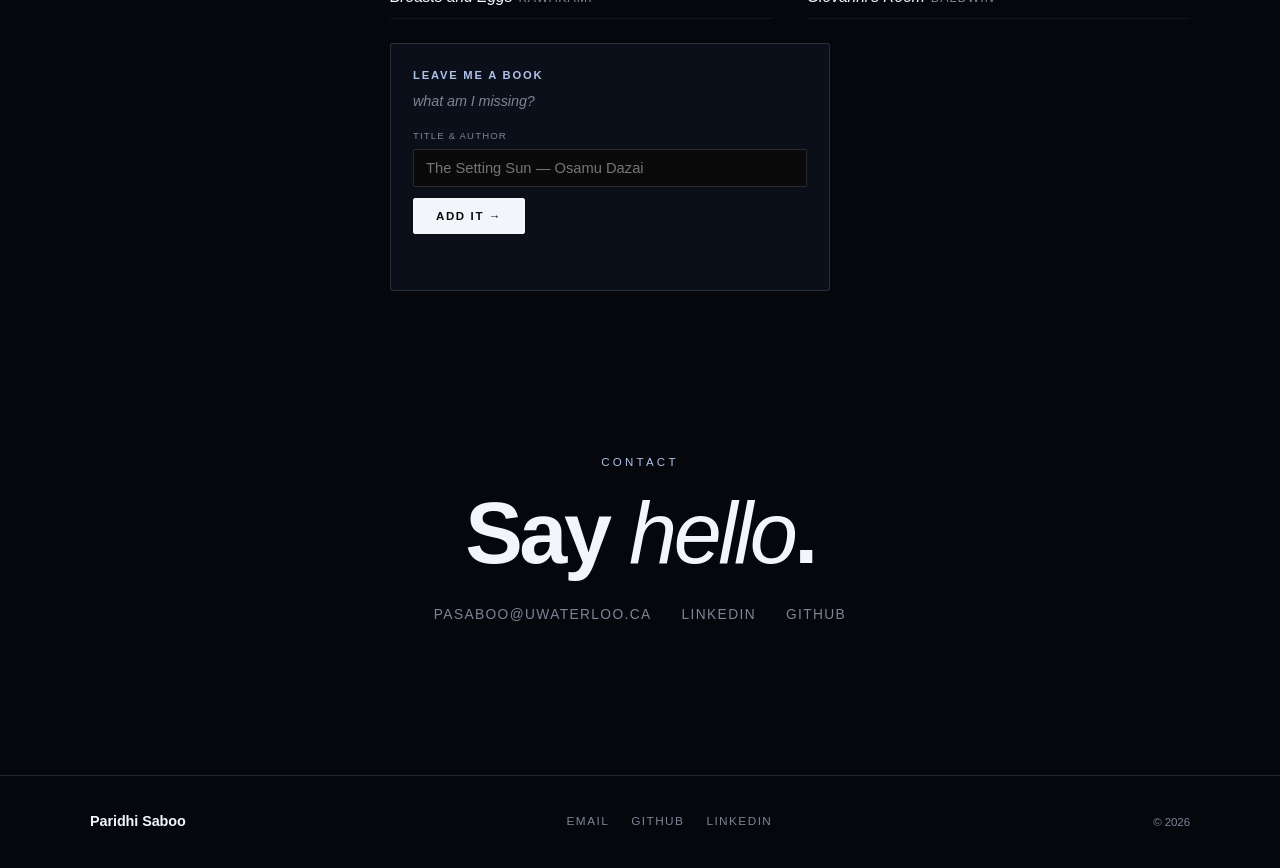
<file: about.html>
<!DOCTYPE html>
<html lang="en">
<head>
<meta charset="UTF-8" />
<meta name="viewport" content="width=device-width, initial-scale=1.0" />
<title>About — Paridhi Saboo</title>
<meta name="description" content="The other half of Paridhi Saboo — perception, art, live music, and a deep shelf of Japanese and contemporary literature." />
<link rel="stylesheet" href="styles.css" />
</head>
<body class="about">
<svg width="0" height="0" style="position:absolute" aria-hidden="true"><defs>
  <linearGradient id="chrome" x1="0" y1="0" x2="0" y2="1">
    <stop offset="0" stop-color="#ffffff"/><stop offset=".32" stop-color="#c4ccd4"/><stop offset=".47" stop-color="#6b727b"/>
    <stop offset=".5" stop-color="#232a31"/><stop offset=".53" stop-color="#6b727b"/><stop offset=".7" stop-color="#dbe1e7"/><stop offset="1" stop-color="#ffffff"/>
  </linearGradient>
  <symbol id="spark" viewBox="0 0 100 100"><path d="M50 0 L59 41 L100 50 L59 59 L50 100 L41 59 L0 50 L41 41 Z" fill="url(#chrome)"/></symbol>
  <radialGradient id="moon" cx="38%" cy="36%" r="66%"><stop offset="0" stop-color="#F6F6F7"/><stop offset="60%" stop-color="#C7CACE"/><stop offset="100%" stop-color="#6A6D71"/></radialGradient>
  <radialGradient id="moonGreen" cx="38%" cy="36%" r="66%"><stop offset="0" stop-color="#D9E4CE"/><stop offset="60%" stop-color="#9FB489"/><stop offset="100%" stop-color="#54614A"/></radialGradient>
  <filter id="soft"><feGaussianBlur stdDeviation="2.2"/></filter>
  <mask id="starmask" maskContentUnits="objectBoundingBox"><path d="M.5 0 L.59 .41 L1 .5 L.59 .59 L.5 1 L.41 .59 L0 .5 L.41 .41 Z" fill="#fff"/></mask>
</defs></svg>

<div class="sky" aria-hidden="true">
  <div class="neb"></div><div class="stars"></div>
  <svg style="position:absolute; top:5%; right:8%; width:150px; height:150px; opacity:.9" viewBox="0 0 150 150">
    <circle cx="75" cy="75" r="46" fill="url(#moon)"/>
    <circle cx="75" cy="75" r="46" fill="none" stroke="#F2F3F4" stroke-width="1" opacity=".5" filter="url(#soft)"/>
    <circle cx="62" cy="66" r="7" fill="#6A6D71" opacity=".4"/><circle cx="88" cy="82" r="5" fill="#6A6D71" opacity=".35"/><circle cx="80" cy="58" r="3.5" fill="#6A6D71" opacity=".3"/>
  </svg>
  <svg style="position:absolute; top:13%; right:19%; width:46px; height:46px; opacity:.75" viewBox="0 0 150 150" aria-hidden="true">
    <circle cx="75" cy="75" r="46" fill="url(#moonGreen)"/>
    <circle cx="75" cy="75" r="46" fill="none" stroke="#D9E4CE" stroke-width="1" opacity=".4" filter="url(#soft)"/>
  </svg>
  <div class="grain"></div><div id="sparkles"></div>
</div>

<header class="nav">
  <div class="nav-in">
    <a class="wordmark" href="index.html"><span class="star"><svg width="16" height="16"><use href="#spark"/></svg></span> Paridhi Saboo</a>
    <nav class="nav-links">
      <a href="index.html#projects">Projects</a>
      <a href="about.html" class="active">About</a>
      <a href="https://github.com/paridhisaboo" target="_blank" rel="noopener" class="nav-icon" aria-label="GitHub"><svg viewBox="0 0 16 16" aria-hidden="true"><path d="M8 0C3.58 0 0 3.58 0 8c0 3.54 2.29 6.53 5.47 7.59.4.07.55-.17.55-.38 0-.19-.01-.82-.01-1.49-2.01.37-2.53-.49-2.69-.94-.09-.23-.48-.94-.82-1.13-.28-.15-.68-.52-.01-.53.63-.01 1.08.58 1.23.82.72 1.21 1.87.87 2.33.66.07-.52.28-.87.51-1.07-1.78-.2-3.64-.89-3.64-3.95 0-.87.31-1.59.82-2.15-.08-.2-.36-1.02.08-2.12 0 0 .67-.21 2.2.82.64-.18 1.32-.27 2-.27.68 0 1.36.09 2 .27 1.53-1.04 2.2-.82 2.2-.82.44 1.1.16 1.92.08 2.12.51.56.82 1.27.82 2.15 0 3.07-1.87 3.75-3.65 3.95.29.25.54.73.54 1.48 0 1.07-.01 1.93-.01 2.2 0 .21.15.46.55.38A8.013 8.013 0 0016 8c0-4.42-3.58-8-8-8z"/></svg></a>
      <a href="https://www.linkedin.com/in/paridhi-saboo-70a339215/" target="_blank" rel="noopener" class="nav-icon" aria-label="LinkedIn"><svg viewBox="0 0 24 24" aria-hidden="true"><path d="M20.447 20.452h-3.554v-5.569c0-1.328-.027-3.037-1.852-3.037-1.853 0-2.136 1.445-2.136 2.939v5.667H9.351V9h3.414v1.561h.046c.477-.9 1.637-1.85 3.37-1.85 3.601 0 4.267 2.37 4.267 5.455v6.286zM5.337 7.433c-1.144 0-2.063-.926-2.063-2.065 0-1.138.92-2.063 2.063-2.063 1.14 0 2.064.925 2.064 2.063 0 1.139-.925 2.065-2.064 2.065zm1.782 13.019H3.555V9h3.564v11.452zM22.225 0H1.771C.792 0 0 .774 0 1.729v20.542C0 23.227.792 24 1.771 24h20.451C23.2 24 24 23.227 24 22.271V1.729C24 .774 23.2 0 22.222 0h.003z"/></svg></a>
      <a href="resume.pdf" target="_blank" rel="noopener" class="res">Résumé</a>
      <a href="mailto:pasaboo@uwaterloo.ca">Contact</a>
    </nav>
  </div>
</header>

<main class="wrap">
<section class="about-hero reveal" style="position:relative">
  <div class="halftone" style="width:220px; height:220px; top:-20px; right:-40px" aria-hidden="true"></div>
  <p class="eyebrow">About</p>
  <h1>Curious about <em>everything</em>.</h1>
  <p>I&rsquo;m Paridhi — a CS student at Waterloo, but the code is only half of it. My real hobby is <b>perception</b>: chasing new tastes, reading texture through my fingertips, and losing hours in a good playlist or a good book. I&rsquo;m interested in how things feel before I can explain why.</p>
</section>

<section class="about-block reveal">
  <div class="tcol"><div class="dot-star" aria-hidden="true"></div><span class="sr-only">Listening</span></div>
  <div class="body">
    <p>I&rsquo;d rather hear a band <em>live</em> than on a studio record — the imperfection makes it real. <b>wave to earth</b> and <b>Sunset Rollercoaster</b> live sets have lived in my head for months. When I&rsquo;m not at a show, I&rsquo;m DJing or building the next playlist.</p>
    <div class="dj-row reveal">
      <div class="dj-logo logo-art" role="img" aria-label="Pari's DJ logo — a chrome ring and star"></div>
      <div class="dj-info">
        <p class="dj-tag">Next set</p>
        <p class="dj-event">Pink Crow<span class="dot"></span>July 25</p>
        <p class="dj-event dj-event-2">Under the Bridge<span class="dot"></span>Kitchener · July 29</p>
        <p class="dj-sub">UWDJ exec, behind the decks most weekends — come find me.</p>
      </div>
    </div>
    <div class="music-row">
      <div class="player-frame">
        <iframe title="Paridhi's playlist" src="https://open.spotify.com/embed/playlist/3LbTGxZdEREpLJGWOCsDWL?utm_source=generator&theme=0" height="352" allow="autoplay; clipboard-write; encrypted-media; fullscreen; picture-in-picture" loading="lazy"></iframe>
      </div>
      <div class="recbox">
        <h4>Leave me a track</h4>
        <p class="sub">what belongs on the next set?</p>
        <form id="songForm">
          <label for="s-name">Name (optional)</label>
          <input id="s-name" name="name" type="text" placeholder="Anon" autocomplete="name" />
          <label for="s-song">Song &amp; artist</label>
          <input id="s-song" name="song" type="text" placeholder="wave to earth — bad" required />
          <button type="submit">Send →</button>
          <p class="ok" id="s-ok" role="status"></p>
        </form>
      </div>
    </div>
  </div>
</section>

<section class="about-block reveal" style="position:relative">
  <div class="halftone" style="width:170px; height:170px; top:0; right:-30px" aria-hidden="true"></div>
  <div class="tcol"><div class="dot-star dot-star-2" aria-hidden="true"></div><span class="sr-only">Reading</span></div>
  <div class="body">
    <p>Always mid-book, usually three at once. I&rsquo;m deep in <b>Japanese &amp; contemporary literature</b> — I&rsquo;ve read <b>fifteen</b> Murakami novels and I&rsquo;m still going. A handful I keep coming back to:</p>
    <ul class="readlist">
      <li><span class="ti">Kafka on the Shore</span><span class="au">Murakami</span></li>
      <li><span class="ti">Norwegian Wood</span><span class="au">Murakami</span></li>
      <li><span class="ti">Snow Country</span><span class="au">Kawabata</span></li>
      <li><span class="ti">Breasts and Eggs</span><span class="au">Kawakami</span></li>
      <li><span class="ti">Never Let Me Go</span><span class="au">Ishiguro</span></li>
      <li><span class="ti">The Picture of Dorian Gray</span><span class="au">Wilde</span></li>
      <li><span class="ti">A Little Life</span><span class="au">Yanagihara</span></li>
      <li><span class="ti">Giovanni&rsquo;s Room</span><span class="au">Baldwin</span></li>
    </ul>
    <div class="recbox" style="margin-top:24px; max-width:440px">
      <h4>Leave me a book</h4>
      <p class="sub">what am I missing?</p>
      <form id="bookForm">
        <label for="b-title">Title &amp; author</label>
        <input id="b-title" name="title" type="text" placeholder="The Setting Sun — Osamu Dazai" required />
        <button type="submit">Add it →</button>
        <p class="ok" id="b-ok" role="status"></p>
      </form>
    </div>
  </div>
</section>

<section class="contact reveal">
  <p class="eyebrow">Contact</p>
  <h2>Say <em>hello</em>.</h2>
  <div class="clinks">
    <a href="mailto:pasaboo@uwaterloo.ca">pasaboo@uwaterloo.ca</a>
    <a href="https://www.linkedin.com/in/paridhi-saboo-70a339215/" target="_blank" rel="noopener">LinkedIn</a>
    <a href="https://github.com/paridhisaboo" target="_blank" rel="noopener">GitHub</a>
  </div>
</section>
</main>

<footer class="foot">
  <div class="foot-in">
    <div class="fm">Paridhi Saboo</div>
    <div class="foot-links">
      <a href="mailto:pasaboo@uwaterloo.ca">Email</a>
      <a href="https://github.com/paridhisaboo" target="_blank" rel="noopener">GitHub</a>
      <a href="https://www.linkedin.com/in/paridhi-saboo-70a339215/" target="_blank" rel="noopener">LinkedIn</a>
    </div>
    <div class="cp">© 2026</div>
  </div>
</footer>

<div class="player" id="player">
  <div class="player-panel" id="playerPanel">
    <div class="player-head"><span>Now Spinning · playlist "chill"</span><button class="player-close" id="playerClose" aria-label="Close">×</button></div>
    <iframe id="playerFrame" title="Paridhi's playlist" data-src="https://open.spotify.com/embed/playlist/3LbTGxZdEREpLJGWOCsDWL?utm_source=generator&theme=0" height="380" allow="autoplay; clipboard-write; encrypted-media; fullscreen; picture-in-picture"></iframe>
  </div>
  <button class="player-pill" id="playerPill" aria-label="Open my playlist">
    <svg class="disc" width="26" height="26" viewBox="0 0 40 40" aria-hidden="true">
      <circle cx="20" cy="20" r="19" fill="#111214" stroke="#3a3d42"/>
      <circle cx="20" cy="20" r="12" fill="none" stroke="#2c2f33"/>
      <circle cx="20" cy="20" r="6" fill="#C9CDD3"/><circle cx="20" cy="20" r="1.6" fill="#111214"/>
    </svg>
    <span>Now Spinning</span>
  </button>
</div>

<script src="script.js"></script>
</body>
</html>
</file>
<file: styles.css>
/* ============ Paridhi Saboo — digital cyanotype, chrome punk ============ */
:root{
  --void:#05070D;
  --void-2:#0B0F1A;
  --void-3:#121828;
  --ice:#F3F5FA;
  --ice-2:#C7CEDC;
  --ice-dim:#7C8496;
  --silver:#B9C6DE;
  --silver-glow:#E4EBFA;
  --accent:#AFC3E8;
  --bar-green:#8BB89A;
  --bar-red:#C98787;
  --line:rgba(220,229,250,.14);
  --line-soft:rgba(220,229,250,.07);
  --sans:"Helvetica Neue",Helvetica,Arial,sans-serif;
  --chrome:linear-gradient(178deg,#ffffff 0%,#eef1f6 14%,#b6bfcc 32%,#666f80 46%,#1c2130 50%,#666f80 54%,#c9d2e0 70%,#f4f6fa 86%,#ffffff 100%);
  --chrome-text:linear-gradient(178deg,#ffffff 0%,#f1f3f8 12%,#d7dce6 30%,#b9c1cf 46%,#a3abbb 50%,#b9c1cf 54%,#d7dce6 70%,#f6f7fb 88%,#ffffff 100%);
  --ease:cubic-bezier(.16,1,.3,1);
  --ease-soft:cubic-bezier(.22,.9,.32,1);
  --ease-pop:cubic-bezier(.34,1.56,.64,1);
  --maxw:1160px;
}
*{box-sizing:border-box}
html{scroll-behavior:smooth}
body{margin:0; background:var(--void); color:var(--ice); font-family:var(--sans); font-weight:400; line-height:1.65; letter-spacing:-.005em; -webkit-font-smoothing:antialiased; overflow-x:hidden}
a{color:inherit; text-decoration:none}
img{max-width:100%}
::selection{background:var(--accent); color:#050710}

/* Pari DJ logo, inlined so it never depends on the assets folder being uploaded */
.logo-art{background-image:url("[data-uri]"); background-size:contain; background-repeat:no-repeat; background-position:center; display:block; aspect-ratio:680/485}

/* Isolated fairy figure from the DJ logo, inlined the same way for reliability */
.fairy-art{background-image:url("[data-uri]"); background-size:contain; background-repeat:no-repeat; background-position:center; display:block}

.fairy2-art{background-image:url("[data-uri]"); background-size:contain; background-repeat:no-repeat; background-position:center; display:block; aspect-ratio:420/483}

/* halftone dot texture — the scrapbook/zine accent, used sparingly */
.halftone{position:absolute; pointer-events:none; opacity:.3; z-index:0; background-image:radial-gradient(rgba(210,223,248,.7) 1.3px, transparent 1.8px); background-size:7px 7px; -webkit-mask-image:radial-gradient(circle, #000 46%, transparent 72%); mask-image:radial-gradient(circle, #000 46%, transparent 72%); animation:breathe 7s ease-in-out infinite}
@keyframes breathe{0%,100%{opacity:.24; transform:scale(1)}50%{opacity:.4; transform:scale(1.035)}}
.halftone-b{background-image:radial-gradient(rgba(140,168,232,.75) 1.3px, transparent 1.8px)}
.halftone-c{background-image:radial-gradient(rgba(180,201,255,.7) 1.3px, transparent 1.8px)}
.halftone-star{-webkit-mask-image:url(#starmask); mask-image:url(#starmask)}

/* sky — cyanotype blue-black, quiet */
.sky{position:fixed; inset:0; z-index:0; pointer-events:none; overflow:hidden}
.sky .neb{position:absolute; inset:0; background:
  radial-gradient(52% 42% at 82% 4%, rgba(150,180,235,.10), transparent 60%),
  radial-gradient(48% 40% at 6% 18%, rgba(70,95,150,.14), transparent 62%),
  radial-gradient(60% 50% at 50% 108%, rgba(0,0,2,.55), transparent 60%),
  radial-gradient(130% 100% at 50% -12%, #0C1122, transparent 70%),
  linear-gradient(180deg,#05070D,#03040A 60%,#05070D)}
.sky .stars{position:absolute; inset:0; opacity:.6; background-image:
  radial-gradient(1px 1px at 12% 18%,#fff,transparent),radial-gradient(1px 1px at 33% 62%,#c9d3ea,transparent),
  radial-gradient(1.2px 1.2px at 51% 26%,#fff,transparent),radial-gradient(1px 1px at 69% 74%,#a9b8d9,transparent),
  radial-gradient(1px 1px at 82% 40%,#fff,transparent),radial-gradient(1.2px 1.2px at 91% 82%,#8fa0c9,transparent),
  radial-gradient(1px 1px at 22% 88%,#fff,transparent),radial-gradient(1px 1px at 44% 12%,#c9d3ea,transparent),
  radial-gradient(1px 1px at 60% 52%,#fff,transparent),radial-gradient(1px 1px at 74% 16%,#dfe6f6,transparent);
  background-repeat:no-repeat}
.sky .grain{position:absolute; inset:0; opacity:.2; mix-blend-mode:overlay; background-image:url("data:image/svg+xml,%3Csvg xmlns='http://www.w3.org/2000/svg' width='200' height='200'%3E%3Cfilter id='n'%3E%3CfeTurbulence type='fractalNoise' baseFrequency='0.8' numOctaves='2'/%3E%3CfeColorMatrix type='saturate' values='0'/%3E%3C/filter%3E%3Crect width='100%25' height='100%25' filter='url(%23n)' opacity='0.05'/%3E%3C/svg%3E")}
#sparkles svg{position:absolute; animation:tw 5s ease-in-out infinite; will-change:transform,opacity; opacity:.7}
@keyframes tw{0%,100%{opacity:.32; transform:scale(.82) rotate(var(--r,0deg))}50%{opacity:1; transform:scale(1.1) rotate(var(--r,0deg))}}
.constellation{position:absolute; width:130px; height:auto; opacity:.8; color:#fff}
.constellation{top:8%; left:1.5%}
.constellation-2{top:auto; bottom:10%; left:auto; right:2%; width:110px}
@media(max-width:900px){ .constellation{display:none} }

/* about page — same family, a touch more luminous for the moon accent */
body.about{background:#05070D}
body.about .sky .neb{background:
  radial-gradient(38% 28% at 76% 14%, rgba(170,195,240,.14), transparent 55%),
  radial-gradient(66% 52% at 76% 14%, rgba(120,150,215,.07), transparent 60%),
  radial-gradient(58% 48% at 20% 60%, rgba(0,0,2,.55), transparent 62%),
  radial-gradient(130% 100% at 50% 120%, rgba(0,0,2,.45), transparent 65%),
  linear-gradient(180deg,#05070D,#03040A 60%,#05070D)}

main,header,footer{position:relative; z-index:1}
.wrap{max-width:var(--maxw); margin:0 auto; padding:0 30px}
.chrome{background:var(--chrome); -webkit-background-clip:text; background-clip:text; -webkit-text-fill-color:transparent; color:transparent; filter:drop-shadow(0 1px 1px rgba(0,0,0,.4))}
.star{display:inline-block; line-height:0}

/* prominent chrome cursor star + soft trailing echoes */
.cursor-lead{position:fixed; z-index:95; pointer-events:none; width:26px; height:26px; margin:-13px 0 0 -13px; will-change:transform,opacity; color:#fff; filter:drop-shadow(0 0 10px rgba(255,255,255,.7)) drop-shadow(0 0 20px rgba(210,222,255,.35)); opacity:0; transition:opacity .3s ease}
.cursor-lead.on{opacity:1}
.cursor-spark{position:fixed; z-index:90; pointer-events:none; width:12px; height:12px; will-change:transform,opacity; color:#fff; filter:drop-shadow(0 0 6px rgba(255,255,255,.5))}
.cursor-dust{position:fixed; z-index:89; pointer-events:none; border-radius:50%; background:#fff; will-change:transform,opacity; box-shadow:0 0 5px 1px rgba(255,255,255,.75)}

/* nav */
.nav{position:sticky; top:0; z-index:60; backdrop-filter:blur(14px); background:linear-gradient(rgba(8,9,10,.88),rgba(8,9,10,.5)); border-bottom:1px solid var(--line-soft)}
.nav-in{max-width:var(--maxw); margin:0 auto; padding:16px 30px; display:flex; align-items:center; justify-content:space-between}
.wordmark{font-weight:700; font-size:1rem; display:flex; align-items:center; gap:9px}
.nav-links{display:flex; gap:6px; align-items:center}
.nav-links a{font-size:.72rem; font-weight:500; text-transform:uppercase; letter-spacing:.18em; color:var(--ice-dim); padding:9px 13px; transition:color .3s var(--ease)}
.nav-links a:hover,.nav-links a.active{color:var(--ice)}
.nav-links a.res{color:var(--ice); border:1px solid var(--line); border-radius:2px; padding:9px 15px; transition:background .3s var(--ease), color .3s var(--ease)}
.nav-links a.res:hover{background:var(--ice); color:#0a0a0b}
.nav-links a.nav-icon{display:inline-flex; align-items:center; justify-content:center; padding:9px}
.nav-links a.nav-icon svg{width:16px; height:16px; display:block; fill:currentColor}
@media(max-width:560px){ .nav-in{flex-wrap:wrap; gap:10px 0} .nav-links{flex-wrap:wrap; gap:2px} .nav-links a{padding:6px 9px; letter-spacing:.1em; font-size:.66rem} .nav-links a.nav-icon{padding:6px} }

/* buttons — magnetic, spring easing */
.btn{display:inline-block; text-align:center; font-size:.74rem; font-weight:600; text-transform:uppercase; letter-spacing:.16em; padding:11px 20px; border:1px solid var(--ice); color:var(--ice); background:transparent; border-radius:2px; cursor:pointer; transition:transform .5s var(--ease),background .3s var(--ease),color .3s var(--ease),box-shadow .4s var(--ease); will-change:transform}
.btn:hover{background:var(--ice); color:#0a0a0b}
.btn.primary{background:var(--ice); color:#0a0a0b}
.btn.primary:hover{background:transparent; color:var(--ice); box-shadow:0 0 26px -6px var(--silver-glow)}
.btn:focus-visible{outline:2px solid var(--silver); outline-offset:3px}

/* section header */
.eyebrow{font-size:.72rem; font-weight:500; text-transform:uppercase; letter-spacing:.28em; color:var(--accent); margin:0}
.sec{padding:96px 0 8px}
.sec-head{position:relative; z-index:1; margin-bottom:46px}
.sec-head .eyebrow{margin-bottom:16px}
.sec-head h2{font-weight:700; font-size:clamp(2rem,5vw,3.2rem); margin:0; letter-spacing:-.03em; line-height:.98}
.sec-head h2 em{font-weight:300; font-style:italic}

/* hero */
.hero{position:relative; min-height:90vh; display:flex; align-items:center; padding:64px 0 40px}
.hero-grid{position:relative; z-index:1; display:grid; grid-template-columns:1.25fr .75fr; gap:40px; align-items:center; width:100%}
@media(max-width:900px){ .hero-grid{grid-template-columns:1fr} .hero{min-height:auto; padding-top:52px} }
.hero .eyebrow{margin-bottom:22px}
.hero h1{font-weight:700; font-size:clamp(2.8rem,7.5vw,5.6rem); line-height:.92; letter-spacing:-.045em; margin:0 0 14px}
.hero h1 em{font-weight:300; font-style:italic}
.hero .lede{font-size:clamp(1.05rem,2vw,1.28rem); font-weight:300; max-width:44ch; margin:0 0 16px}
.hero-avail{display:inline-flex; align-items:center; gap:9px; font-size:.68rem; font-weight:600; text-transform:uppercase; letter-spacing:.14em; color:var(--ice-2); border:1px solid var(--line); border-radius:20px; padding:6px 14px; margin:0 0 20px}
.hero-avail .dot{display:inline-block; width:6px; height:6px; border-radius:50%; background:var(--accent); animation:pulse 2.4s infinite}
.hero .lede b{font-weight:700}
.hero .sub{font-size:.98rem; color:var(--ice-dim); max-width:48ch; margin:0 0 34px}
.hero .cta{display:flex; gap:14px; flex-wrap:wrap}
.btn svg{width:13px; height:13px; margin-right:7px; vertical-align:-2px; fill:currentColor}
.hero-skills{display:flex; gap:10px; flex-wrap:wrap; margin-top:16px}
.skill-chip{display:inline-flex; align-items:center; gap:6px; font-size:.66rem; font-weight:500; text-transform:uppercase; letter-spacing:.1em; color:var(--ice-dim); border:1px solid var(--line); padding:6px 11px; border-radius:2px; transition:border-color .3s var(--ease), color .3s var(--ease)}
.skill-chip svg{width:13px; height:13px; flex-shrink:0}
.skill-chip:hover{color:var(--ice); border-color:var(--ice-2)}
.hero-art{display:grid; place-items:center; min-height:300px}
.hero-fairy-wrap{position:relative; width:280px; height:280px; display:grid; place-items:center}
.hero-figure{position:relative; width:100%; height:100%; display:grid; place-items:center; will-change:transform}
.hero-dotstar{position:absolute; inset:0; margin:auto; width:250px; height:250px; background-image:radial-gradient(rgba(200,215,245,.7) 1.8px, transparent 2.3px); background-size:9px 9px; mask:url(#starmask); -webkit-mask:url(#starmask); opacity:.55; filter:drop-shadow(0 0 22px rgba(200,215,245,.15)); transition:filter .5s var(--ease-soft), opacity .5s var(--ease-soft)}
.hero-fairy-wrap:hover .hero-dotstar{opacity:.8; filter:drop-shadow(0 0 36px rgba(210,225,255,.3))}
.hero-fairy2{position:relative; width:150px; filter:drop-shadow(0 0 20px rgba(210,225,255,.25))}
.hero-mini-dot{position:absolute; border-radius:50%; background-image:radial-gradient(rgba(200,215,245,.9) 1.6px, transparent 2.1px); background-size:6px 6px; mask:url(#starmask); -webkit-mask:url(#starmask); opacity:.75; animation:tw 4.5s ease-in-out infinite}
.hero-mini-dot-a{width:20px; height:20px; top:18%; left:6%; animation-delay:.3s}
.hero-mini-dot-b{width:14px; height:14px; bottom:14%; left:14%; animation-delay:1.6s}
.hero-mini-dot-c{width:24px; height:24px; bottom:10%; right:4%; animation-delay:2.4s}
.hero-orbit-path{position:absolute; inset:0; border-radius:50%; border:1px solid rgba(220,230,255,.1)}
.hero-orbit-spin{position:absolute; inset:0; animation:orbitspin 13s linear infinite}
.hero-orb{position:absolute; top:-1px; left:50%; width:13px; height:13px; margin-left:-6.5px; border-radius:50%; background:radial-gradient(circle at 35% 35%, #ffffff, rgba(230,238,255,.5) 55%, transparent 78%); box-shadow:0 0 16px 5px rgba(255,255,255,.55), 0 0 36px 12px rgba(200,215,255,.28)}
.hero-orbit-tilt-2{position:absolute; inset:-34px; transform:rotate(-24deg) scaleY(.82)}
.hero-orbit-path-2{position:absolute; inset:0; border-radius:50%; border:1px solid rgba(220,230,255,.06)}
.hero-orbit-spin-2{position:absolute; inset:0; animation:orbitspin 21s linear infinite reverse}
.hero-orb-2{width:8px; height:8px; margin-left:-4px; opacity:.7; box-shadow:0 0 10px 3px rgba(255,255,255,.4), 0 0 22px 8px rgba(200,215,255,.2)}
@keyframes orbitspin{to{transform:rotate(360deg)}}
@media(max-width:900px){ .hero-fairy-wrap{width:220px; height:220px} .hero-dotstar{width:195px; height:195px} .hero-fairy2{width:118px} }

/* projects — spacious, dramatic on hover */
.projects{margin-top:16px}
.project{position:relative; isolation:isolate; display:grid; grid-template-columns:1.35fr .65fr; gap:56px; align-items:center; padding:84px 0; border-top:1px solid var(--line); scroll-margin-top:90px; transition:border-top-color .4s var(--ease-soft)}
.project:hover{border-top-color:var(--ice)}
@media(max-width:820px){ .project{grid-template-columns:1fr; gap:26px; padding:52px 0} }
.p-info{position:relative; z-index:1}
.p-top{display:flex; align-items:baseline; gap:14px; margin-bottom:6px}
.p-num{font-size:.8rem; color:var(--ice-dim); font-weight:500}
.project h3{position:relative; display:inline-block; font-size:2.2rem; font-weight:700; letter-spacing:-.025em; margin:0; line-height:1}
.project h3 .txt{display:block}
.project h3 .txt.chrome{position:absolute; inset:0; opacity:0; background:var(--chrome-text); -webkit-background-clip:text; background-clip:text; -webkit-text-fill-color:transparent; filter:drop-shadow(0 1px 1px rgba(0,0,0,.3)); transition:opacity .75s var(--ease-soft)}
.project:hover h3 .txt.chrome{opacity:1}
.p-hook{font-size:1.2rem; font-weight:300; font-style:italic; margin:0 0 18px; color:var(--ice)}
.p-elab{font-size:.98rem; color:var(--ice-dim); margin:0 0 20px; line-height:1.75; max-width:52ch}
.p-info ul{list-style:none; margin:0 0 22px; padding:0; display:flex; flex-direction:column; gap:9px}
.p-info li{position:relative; padding-left:22px; font-size:.94rem; color:var(--ice-2)}
.p-info li::before{content:"✦"; position:absolute; left:0; top:1px; font-size:.72rem; color:var(--accent)}
.p-info li b{color:var(--ice); font-weight:700}
.p-meta{display:flex; align-items:center; gap:16px; flex-wrap:wrap}
.tags{display:flex; flex-wrap:wrap; gap:7px}
.tag{font-size:.66rem; font-weight:500; text-transform:uppercase; letter-spacing:.1em; color:var(--ice-dim); border:1px solid var(--line); padding:4px 9px; border-radius:2px; transition:border-color .3s var(--ease), color .3s var(--ease)}
.project:hover .tag{border-color:var(--line)}
.repo{position:relative; font-size:.72rem; font-weight:600; text-transform:uppercase; letter-spacing:.14em; color:var(--ice); padding-bottom:4px; transition:color .3s var(--ease)}
.repo::after{content:"";position:absolute; left:0; right:100%; bottom:0; height:1px; background:var(--silver); transition:right .45s var(--ease)}
.repo:hover{color:var(--silver)}
.repo:hover::after{right:0}

/* stat block — a bouncy, dramatic pop on hover */
.p-stat{position:relative; z-index:1; text-align:right; border-left:1px solid var(--line); padding-left:36px}
@media(max-width:820px){ .p-stat{text-align:left; border-left:0; border-top:1px solid var(--line); padding-left:0; padding-top:24px} }
.p-stat .fig{font-weight:700; letter-spacing:-.05em; line-height:.82; font-size:clamp(3.2rem,6.4vw,5.4rem); display:block}
.p-stat .fig[data-count]{opacity:0; filter:blur(6px); transform:translateY(8px); transition:opacity .75s var(--ease-soft), filter .75s var(--ease-soft), transform .9s var(--ease-soft)}
.p-stat .fig[data-count].in{opacity:1; filter:blur(0); transform:translateY(0)}
.project:hover .p-stat .fig[data-count].in{transform:translateY(-5px) scale(1.05)}
.p-stat .figlab{display:block; font-size:.64rem; font-weight:600; text-transform:uppercase; letter-spacing:.18em; color:var(--accent); margin-top:10px}
.p-stat .subs{list-style:none; margin:18px 0 0; padding:0; display:flex; flex-direction:column; gap:6px}
.p-stat .subs li{font-size:.78rem; color:var(--ice-dim)}
@media(max-width:820px){ .p-stat .subs{align-items:flex-start} }

/* dotted quantification meter — a small animated fill under numeric stats */
.stat-meter{margin-top:16px; width:100%; max-width:190px; margin-left:auto}
@media(max-width:820px){ .stat-meter{margin-left:0} }
.stat-meter-track{position:relative; height:6px; border-radius:3px; overflow:hidden; background-image:radial-gradient(rgba(200,215,245,.28) 1px, transparent 1.4px); background-size:5px 5px}
.stat-meter-fill{position:absolute; inset:0; width:0; border-radius:3px; background-image:radial-gradient(rgba(230,238,255,.95) 1.4px, transparent 1.9px); background-size:5px 5px; transition:width 1.2s var(--ease-soft)}
.project.meter-in .stat-meter-fill{width:calc(1% * var(--fill,0))}

/* dotted pulse — a quiet three-dot signal for non-numeric badges */
.stat-pulse{display:flex; justify-content:flex-end; gap:6px; margin-top:16px}
@media(max-width:820px){ .stat-pulse{justify-content:flex-start} }
.stat-pulse span{width:5px; height:5px; border-radius:50%; background:var(--accent); opacity:.35; animation:pulsedot 1.8s ease-in-out infinite}
.stat-pulse span:nth-child(2){animation-delay:.2s}
.stat-pulse span:nth-child(3){animation-delay:.4s}

/* ============ project sneak-peek demos ============ */
.p-demo{grid-column:1/-1; border:1px solid var(--line); border-radius:10px; background:var(--void-2); overflow:hidden; position:relative; z-index:1}
.p-demo-bar{display:flex; align-items:center; gap:10px; padding:9px 14px; border-bottom:1px solid var(--line-soft)}
.p-demo-dots{display:flex; gap:5px}
.p-demo-dots span{width:6px; height:6px; border-radius:50%; background:var(--line)}
.p-demo-label{font-size:.6rem; font-weight:600; text-transform:uppercase; letter-spacing:.16em; color:var(--ice-dim)}
.p-demo-stage{position:relative; padding:22px 20px 20px; min-height:118px}
@media(max-width:560px){ .p-demo-stage{padding:18px 14px 16px} }
.dmv{animation-play-state:paused}
.p-demo.play .dmv{animation-play-state:running}
@media(prefers-reduced-motion:reduce){ .dmv{animation:none!important; opacity:1!important; transform:none!important; width:auto!important} }

/* MacroLens — barcode scan sweeping into a macro readout, rotates through 3 scanned items */
.ml-scene{display:flex; align-items:center; gap:26px; flex-wrap:wrap}
.ml-barcode{position:relative; display:flex; align-items:flex-end; gap:3px; width:118px; height:50px; padding:5px 7px; background:var(--void); border:1px solid var(--line); border-radius:5px; overflow:hidden; flex-shrink:0}
.ml-barcode span{flex:1; background:var(--ice-2); border-radius:1px; transition:height .6s var(--ease-soft)}
.ml-scanline{position:absolute; left:2px; right:2px; height:2px; background:linear-gradient(90deg,transparent,var(--accent),transparent); top:4px; animation:mlscan 2.6s ease-in-out infinite}
@keyframes mlscan{0%,100%{top:4px} 50%{top:calc(100% - 6px)}}
.ml-readout{display:flex; flex-direction:column; gap:8px}
.ml-nums{display:flex; gap:16px; flex-wrap:wrap}
.ml-stat{display:block}
.ml-stat b{display:block; font-size:.92rem; font-weight:700; color:var(--ice); transition:opacity .3s ease}
.ml-stat small{display:block; font-size:.56rem; font-weight:500; text-transform:uppercase; letter-spacing:.1em; color:var(--ice-dim); margin-top:2px}
.ml-item-label{font-size:.6rem; color:var(--ice-dim); text-transform:uppercase; letter-spacing:.12em; margin-bottom:8px; display:block; transition:opacity .3s ease}

/* COAT — classifier confidence bars per category, cycling through example emails */
.coat-stage{padding:20px 20px 18px}
.coat-email{display:flex; align-items:center; gap:9px; margin-bottom:20px; padding-bottom:14px; border-bottom:1px solid var(--line-soft)}
.coat-email-icon{width:15px; height:15px; color:var(--ice-dim); flex-shrink:0}
.coat-email-subj{font-size:.84rem; font-style:italic; color:var(--ice-2); white-space:nowrap; overflow:hidden; text-overflow:ellipsis; transition:opacity .3s ease}
.coat-bars{display:flex; flex-direction:column; gap:11px}
.coat-bar-row{display:grid; grid-template-columns:64px 1fr 38px; align-items:center; gap:10px}
.coat-bar-label{font-size:.62rem; font-weight:600; text-transform:uppercase; letter-spacing:.08em; color:var(--ice-dim); transition:color .3s ease}
.coat-bar-track{position:relative; height:8px; border-radius:4px; background:var(--void); border:1px solid var(--line); overflow:hidden}
.coat-bar-fill{height:100%; width:0; border-radius:4px; transition:width .8s var(--ease-soft)}
.coat-bar-offer{background:var(--bar-green)}
.coat-bar-interview{background:var(--accent)}
.coat-bar-reject{background:var(--bar-red)}
.coat-bar-pct{font-size:.72rem; font-weight:700; color:var(--ice); text-align:right; font-variant-numeric:tabular-nums; transition:opacity .3s ease}
.coat-bar-row.winner .coat-bar-label{color:var(--ice)}
.coat-bar-row.winner .coat-bar-track{border-color:var(--ice-2)}

/* SignSpeak — landmark nodes pulsing + typewriter caption */
.ss-stage{display:flex; align-items:center; gap:24px; flex-wrap:wrap}
.ss-hand{width:100px; height:84px; flex-shrink:0}
.ss-node{transform-box:fill-box; transform-origin:center; animation:ssnode 2.4s ease-in-out infinite}
.ss-n2{animation-delay:.1s} .ss-n3{animation-delay:.3s} .ss-n4{animation-delay:.45s} .ss-n5{animation-delay:.6s} .ss-n6{animation-delay:.75s} .ss-n7{animation-delay:.9s}
@keyframes ssnode{0%,100%{opacity:.4; transform:scale(1)} 50%{opacity:1; transform:scale(1.35)}}
.ss-caption-wrap{border-left:1px solid var(--line); padding-left:20px}
@media(max-width:560px){ .ss-caption-wrap{border-left:0; padding-left:0; padding-top:14px; border-top:1px solid var(--line)} }
.ss-caption{display:inline-block; font-family:"SF Mono",Menlo,Consolas,monospace; font-size:1.05rem; letter-spacing:.06em; color:var(--ice); white-space:nowrap; min-height:1.3em}
.ss-caption::after{content:''; display:inline-block; width:2px; height:.85em; margin-left:3px; margin-bottom:-.08em; background:var(--ice); animation:blink .9s step-end infinite; vertical-align:baseline}

/* Netflix Ratings — score badges stamping onto a full row of square poster tiles */
.nf-stage{display:grid; grid-template-columns:repeat(auto-fit,minmax(84px,1fr)); gap:10px}
.nf-card{position:relative; aspect-ratio:1/1; border:1px solid var(--line); border-radius:5px; overflow:hidden}
.nf-g1{background:radial-gradient(circle at 30% 20%, var(--void-3), var(--void) 75%)}
.nf-g2{background:radial-gradient(circle at 70% 25%, rgba(175,195,232,.12), var(--void) 70%)}
.nf-g3{background:linear-gradient(155deg, var(--void-2), var(--void))}
.nf-g4{background:radial-gradient(circle at 50% 85%, rgba(199,206,220,.11), var(--void) 65%)}
.nf-g5{background:linear-gradient(200deg, rgba(175,195,232,.1), var(--void-3) 55%, var(--void))}
.nf-badge{position:absolute; left:5px; bottom:5px; font-size:.6rem; font-weight:700; padding:2px 5px; border-radius:3px; background:var(--void); border:1px solid var(--ice-2); color:var(--ice); opacity:0; transform:scale(.5) rotate(-8deg); animation:nfstamp 7s ease-in-out infinite}
.nf-b2{animation-delay:1.1s} .nf-b3{animation-delay:2.2s} .nf-b4{animation-delay:3.3s} .nf-b5{animation-delay:4.4s} .nf-b6{animation-delay:5.5s}
@keyframes nfstamp{0%,4%{opacity:0; transform:scale(.5) rotate(-8deg)} 8%{opacity:1; transform:scale(1.15) rotate(-3deg)} 12%,76%{opacity:1; transform:scale(1) rotate(-3deg)} 82%,100%{opacity:0; transform:scale(.7) rotate(-3deg)}}
@keyframes pulsedot{0%,100%{opacity:.3; transform:scale(1)}50%{opacity:1; transform:scale(1.4)}}

/* skills */
.skills{display:grid; grid-template-columns:repeat(4,1fr); border:1px solid var(--line)}
@media(max-width:760px){ .skills{grid-template-columns:1fr 1fr} }
.skillcol{padding:24px; border-right:1px solid var(--line)}
.skillcol:last-child{border-right:0}
@media(max-width:760px){ .skillcol{border-bottom:1px solid var(--line)} }
.skillcol h4{font-size:.66rem; font-weight:600; text-transform:uppercase; letter-spacing:.16em; color:var(--accent); margin:0 0 14px}
.skillcol ul{list-style:none; margin:0; padding:0; display:flex; flex-direction:column; gap:7px}
.skillcol li{font-size:.92rem}

/* about */
.about-hero{padding:78px 0 26px}
.about-hero h1{font-size:clamp(2.6rem,7vw,5rem); font-weight:700; letter-spacing:-.04em; line-height:.95; margin:0 0 24px}
.about-hero h1 em{font-weight:300; font-style:italic}
.about-hero p{font-size:1.2rem; font-weight:300; max-width:60ch; margin:0}
.about-block{padding:54px 0; border-top:1px solid var(--line); display:grid; grid-template-columns:.32fr 1fr; gap:44px}
@media(max-width:800px){ .about-block{grid-template-columns:1fr; gap:16px} }
.about-block .tcol .dot-star{width:58px; height:58px; background-image:radial-gradient(rgba(215,226,248,.9) 1.7px, transparent 2.2px); background-size:7px 7px; mask:url(#starmask); -webkit-mask:url(#starmask); animation:tw 5s ease-in-out infinite}
.about-block .tcol .dot-star-2{width:46px; height:46px; transform:rotate(18deg); animation-delay:1.4s}
.sr-only{position:absolute; width:1px; height:1px; padding:0; margin:-1px; overflow:hidden; clip:rect(0,0,0,0); white-space:nowrap; border:0}
.about-block .body p{font-size:1.05rem; color:var(--ice-2); margin:0 0 16px; line-height:1.75}
.about-block .body p b{color:var(--ice); font-weight:600}
.about-block .body p em{color:var(--ice); font-style:italic}
.namelist{list-style:none; margin:14px 0 0; padding:0; display:flex; flex-wrap:wrap; gap:8px}
.namelist li{font-size:.8rem; color:var(--ice); border:1px solid var(--line); padding:6px 12px; border-radius:2px}
.readlist{list-style:none; margin:16px 0 0; padding:0; columns:2; column-gap:34px}
@media(max-width:600px){ .readlist{columns:1} }
.readlist li{break-inside:avoid; padding:9px 0; border-bottom:1px solid var(--line-soft); font-size:.98rem}
.readlist .ti{font-style:italic}
.readlist .au{font-size:.78rem; color:var(--ice-dim); text-transform:uppercase; letter-spacing:.08em; margin-left:6px}

/* DJ block — logo + next set */
.dj-row{display:flex; align-items:center; gap:24px; margin:24px 0 30px; padding:20px 24px; border:1px solid var(--line); border-radius:12px; background:var(--void-2); transition:border-color .4s var(--ease), transform .4s var(--ease)}
.dj-row:hover{border-color:var(--line); transform:translateY(-2px)}
.dj-logo{width:72px; aspect-ratio:680/485; flex:none; filter:drop-shadow(0 0 20px rgba(255,255,255,.16))}
.dj-info{display:flex; flex-direction:column; gap:5px}
.dj-tag{font-size:.62rem; font-weight:600; text-transform:uppercase; letter-spacing:.2em; color:var(--accent); margin:0}
.dj-event{font-size:1.05rem; margin:0; color:var(--ice)}
.dj-event-2{font-size:.86rem; color:var(--ice-2); margin-top:1px}
.dj-event .dot{display:inline-block; width:6px; height:6px; border-radius:50%; background:var(--accent); margin:0 9px; vertical-align:middle; animation:pulse 2.4s infinite}
.dj-sub{font-size:.86rem; color:var(--ice-dim); margin:0}
@media(max-width:600px){ .dj-row{flex-direction:column; align-items:flex-start; text-align:left} }

/* catch me next — gig card + mini calendar */
.gig-card{position:relative; z-index:1; display:grid; grid-template-columns:.8fr 1fr; gap:40px; align-items:center; border:1px solid var(--line); border-radius:16px; padding:34px 38px; background:var(--void-2)}
@media(max-width:700px){ .gig-card{grid-template-columns:1fr; gap:26px; padding:26px} }
.gig-cal{width:100%; max-width:230px}
.cal-head{display:flex; justify-content:space-between; align-items:baseline; font-size:.7rem; font-weight:600; text-transform:uppercase; letter-spacing:.2em; color:var(--ice); margin-bottom:12px}
.cal-head span{color:var(--ice-dim); font-weight:400; letter-spacing:.1em}
.cal-grid{display:grid; grid-template-columns:repeat(7,1fr); gap:4px; text-align:center}
.cal-dow{font-size:.58rem; color:var(--ice-dim); text-transform:uppercase; letter-spacing:.06em; padding-bottom:6px}
.cal-grid span{font-size:.78rem; color:var(--ice-2); padding:6px 0; border-radius:5px; line-height:1}
.cal-grid span.cal-hit{position:relative; background:var(--ice); color:#0a0d14; font-weight:800}
.cal-hit::after{content:"";position:absolute; inset:-3px; border:1px solid var(--accent); border-radius:8px; opacity:.55; animation:pillpulse 2.6s ease-out infinite}
.cal-grid span.cal-hit-2{border:1px solid var(--ice-2); color:var(--ice); font-weight:700}
.gig-info{display:flex; flex-direction:column; gap:6px}
.gig-info .dj-logo{width:108px; margin-bottom:10px}

.music-row{display:grid; grid-template-columns:1fr 1fr; gap:24px; align-items:start; margin-top:22px}
@media(max-width:700px){ .music-row{grid-template-columns:1fr} }
.player-frame{border:1px solid var(--line); border-radius:3px; padding:16px; background:var(--void-2)}
.player-frame iframe{border:0; border-radius:6px; width:100%; display:block; background:#0c0c0d}
.recbox{border:1px solid var(--line); border-radius:3px; padding:22px; background:var(--void-2)}
.recbox h4{font-size:.7rem; text-transform:uppercase; letter-spacing:.16em; color:var(--accent); margin:0 0 4px; font-weight:600}
.recbox p.sub{font-size:.9rem; color:var(--ice-dim); margin:0 0 14px; font-style:italic}
.recbox label{display:block; font-size:.6rem; text-transform:uppercase; letter-spacing:.12em; color:var(--ice-dim); margin:0 0 5px}
.recbox input,.recbox textarea{width:100%; font-family:var(--sans); font-size:.92rem; padding:10px 12px; border:1px solid var(--line); background:#0a0a0b; color:var(--ice); margin-bottom:11px; border-radius:2px; resize:vertical}
.recbox input:focus,.recbox textarea:focus{outline:none; border-color:var(--silver)}
.recbox button{font-family:var(--sans); font-size:.72rem; font-weight:600; text-transform:uppercase; letter-spacing:.14em; padding:11px 22px; border:1px solid var(--ice); background:var(--ice); color:#0a0a0b; cursor:pointer; border-radius:2px; transition:.3s var(--ease)}
.recbox button:hover{background:transparent; color:var(--ice)}
.recbox .ok{font-size:.8rem; color:var(--accent); margin:10px 0 0; min-height:1.1em}

/* contact */
.contact{text-align:center; padding:108px 0 88px}
.contact .eyebrow{margin-bottom:20px}
.contact h2{font-size:clamp(2.6rem,8vw,5.4rem); font-weight:700; letter-spacing:-.04em; margin:0 0 30px; line-height:.95}
.contact h2 em{font-weight:300; font-style:italic}
.contact .clinks{display:flex; gap:30px; justify-content:center; flex-wrap:wrap}
.contact .clinks a{font-size:.86rem; text-transform:uppercase; letter-spacing:.1em; color:var(--ice-dim); border-bottom:1px solid transparent; padding-bottom:3px; transition:color .3s var(--ease), border-color .3s var(--ease)}
.contact .clinks a:hover{color:var(--ice); border-color:var(--silver)}
.contact .avail{margin-top:30px; font-size:.72rem; text-transform:uppercase; letter-spacing:.16em; color:var(--ice-dim)}
.contact .avail .dot{display:inline-block; width:7px; height:7px; border-radius:50%; background:var(--accent); margin-right:8px; animation:pulse 2.4s infinite}
@keyframes pulse{0%{box-shadow:0 0 0 0 rgba(175,195,232,.55)}70%{box-shadow:0 0 0 7px rgba(175,195,232,0)}100%{box-shadow:0 0 0 0 rgba(175,195,232,0)}}

/* footer */
.foot{border-top:1px solid var(--line); margin-top:56px}
.foot-in{max-width:var(--maxw); margin:0 auto; padding:34px 30px; display:flex; align-items:center; justify-content:space-between; gap:20px; flex-wrap:wrap}
.foot-in .fm{font-weight:700; font-size:.9rem}
.foot-links{display:flex; gap:22px}
.foot-links a{font-size:.74rem; text-transform:uppercase; letter-spacing:.12em; color:var(--ice-dim); transition:color .3s var(--ease)}
.foot-links a:hover{color:var(--ice)}
.foot .cp{font-size:.72rem; color:var(--ice-dim)}

/* playlist player — pill that opens into the whole playlist */
.player{position:fixed; bottom:22px; right:22px; z-index:65; display:flex; flex-direction:column; align-items:flex-end; gap:12px}
.player-pill{position:relative; display:flex; align-items:center; gap:10px; padding:10px 20px 10px 10px; border-radius:999px; border:1px solid rgba(244,245,246,.2); background:rgba(15,16,18,.82); backdrop-filter:blur(14px); cursor:pointer; box-shadow:0 14px 34px -16px rgba(0,0,0,.8); transition:border-color .35s var(--ease), box-shadow .35s var(--ease), transform .35s var(--ease)}
.player-pill:hover{border-color:var(--silver); box-shadow:0 0 28px -6px var(--silver-glow); transform:translateY(-2px)}
.player-pill:focus-visible{outline:2px solid var(--silver); outline-offset:3px}
.player-pill .disc{transform-origin:center; transform-box:fill-box; flex:none}
.player-pill::before{content:"";position:absolute; inset:0; border-radius:999px; border:1px solid rgba(244,245,246,.35); opacity:0; animation:pillpulse 2.8s ease-out infinite}
@keyframes pillpulse{0%{opacity:.5; transform:scale(1)}100%{opacity:0; transform:scale(1.12)}}
.player.playing .player-pill .disc{animation:spin 3s linear infinite}
.player.playing .player-pill::before{animation-duration:1.6s}
@keyframes spin{to{transform:rotate(360deg)}}
.player-pill span{font-size:.66rem; font-weight:600; text-transform:uppercase; letter-spacing:.16em; color:var(--ice-2); white-space:nowrap}
.player-panel{width:320px; max-width:80vw; background:var(--void-2); border:1px solid var(--line); border-radius:14px; padding:12px; box-shadow:0 30px 70px -20px rgba(0,0,0,.75); transform-origin:bottom right; transform:scale(.94) translateY(8px); opacity:0; max-height:0; overflow:hidden; transition:opacity .45s var(--ease), transform .45s var(--ease), max-height .45s var(--ease)}
.player-panel.open{opacity:1; transform:scale(1) translateY(0); max-height:460px}
.player-head{display:flex; justify-content:space-between; align-items:center; margin:2px 4px 10px; font-size:.62rem; text-transform:uppercase; letter-spacing:.16em; color:var(--ice-dim)}
.player-close{background:none; border:0; color:var(--ice-dim); cursor:pointer; font-size:1.15rem; line-height:1; padding:2px 4px}
.player-close:hover{color:var(--ice)}
.player-panel iframe{width:100%; border:0; border-radius:10px; display:block; background:#0c0c0d}
@media(max-width:560px){ .player{bottom:16px; right:14px} .player-panel{width:88vw} }

/* reveal + decode — cascading, staggered */
.typewrite{position:relative}
.typewrite.typing::after{content:''; display:inline-block; width:2px; height:.85em; margin-left:3px; margin-bottom:-.08em; background:var(--ice); animation:blink .9s step-end infinite; vertical-align:baseline}
@keyframes blink{50%{opacity:0}}

.reveal{opacity:0; transform:translateY(26px)}
.reveal.in{opacity:1; transform:none; transition:opacity .85s var(--ease), transform .85s var(--ease)}

@media(prefers-reduced-motion:reduce){
  *{animation:none !important; scroll-behavior:auto !important; transition:none !important}
  .reveal{opacity:1 !important; transform:none !important}
  .cursor-spark,.cursor-lead,.cursor-dust{display:none !important}
}
</file>
